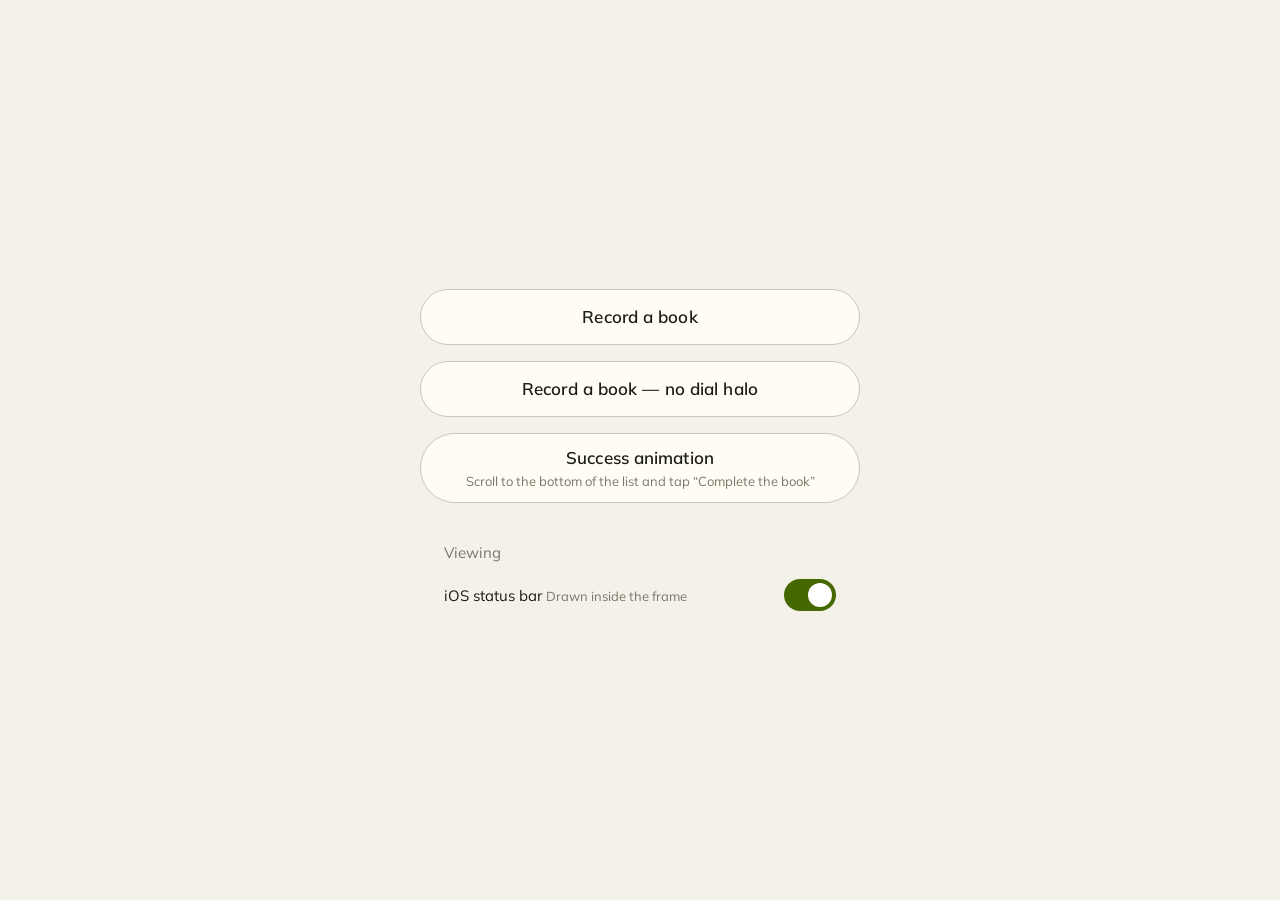
<file: index.html>
<!doctype html>
<html lang="en">
<head>
<meta charset="utf-8">
<meta name="viewport" content="width=device-width, initial-scale=1, viewport-fit=cover">
<title>Pagelark — Prototypes</title>
<link rel="manifest" href="manifest.webmanifest">
<meta name="mobile-web-app-capable" content="yes">
<meta name="apple-mobile-web-app-capable" content="yes">
<meta name="apple-mobile-web-app-status-bar-style" content="default">
<meta name="apple-mobile-web-app-title" content="Pagelark">
<meta name="theme-color" content="#f2ede5">
<link rel="apple-touch-icon" href="assets/app-icon.svg">
<link rel="preconnect" href="https://fonts.googleapis.com">
<link rel="preconnect" href="https://fonts.gstatic.com" crossorigin>
<link rel="stylesheet" href="https://fonts.googleapis.com/css2?family=Mulish:wght@400;600&display=swap">
<link rel="stylesheet" href="tokens.css">
<link rel="stylesheet" href="components.css">
<script src="prefs.js"></script>
<style>
  html, body { margin: 0; padding: 0; }
  body {
    min-height: 100vh;
    display: flex;
    align-items: center;
    justify-content: center;
    padding: 64px 24px;
    background: var(--surface-container);
    font-family: var(--md-ref-typeface-plain), system-ui, sans-serif;
    -webkit-font-smoothing: antialiased;
  }

  .index { width: 100%; max-width: 440px; }

  .index__list { display: flex; flex-direction: column; gap: var(--app-space-16); }

  .index__item {
    display: flex;
    align-items: center;
    justify-content: center;
    height: 56px;
    padding-inline: var(--app-space-24);
    background: var(--surface);
    border: 1px solid var(--outline-variant);
    border-radius: var(--md-sys-shape-corner-full);
    color: var(--on-surface);
    font: 600 17px/24px var(--md-ref-typeface-plain), system-ui, sans-serif;
    letter-spacing: .1px;
    text-align: center;
    text-decoration: none;
    transition: background-color .15s ease, border-color .15s ease, transform .15s ease;
  }
  .index__item:hover {
    background: var(--surface-container-high);
    border-color: var(--outline);
  }
  .index__item:active { transform: scale(.99); }

  /* One entry needs a word of orientation: the button that starts the
     animation sits below the fold of the device's own scroll, so a visitor
     can land there and see nothing happen. Same muted 13px as the Viewing
     notes below, so it reads as guidance rather than as part of the label. */
  .index__item--noted {
    flex-direction: column;
    gap: 2px;
    height: auto;
    min-height: 56px;
    padding-block: var(--app-space-12);
  }
  .index__item-note {
    color: var(--outline);
    font: 400 13px/18px var(--md-ref-typeface-plain), system-ui, sans-serif;
    letter-spacing: 0;
  }

  .index__label {
    margin: var(--app-space-40) 0 var(--app-space-16);
    padding-inline: var(--app-space-24);
    color: var(--outline);
    font: 400 15px/20px var(--md-ref-typeface-plain), system-ui, sans-serif;
  }

  /* Divider · Type=Full width — 1px outline-variant.
     Separates the prototypes from the handoff material below, which is a
     different kind of thing rather than just another entry in the list. */
  .index__divider {
    height: 1px;
    margin: var(--app-space-40) 0 0;
    border: 0;
    background: var(--outline-variant);
  }
  /* the label already carries a 40 top margin; after a rule that is too much */
  .index__divider + .index__label { margin-top: var(--app-space-24); }

  @media (prefers-reduced-motion: reduce) {
    .index__item { transition: none; }
    .index__item:active { transform: none; }
  }

  /* viewing options */
  .index__setting {
    display: flex;
    align-items: center;
    justify-content: space-between;
    gap: var(--app-space-16);
    padding-inline: var(--app-space-24);
  }
  .index__setting-text { color: var(--on-surface); font: 400 15px/20px var(--md-ref-typeface-plain), system-ui, sans-serif; }
  .index__setting-note { margin-top: 2px; color: var(--outline); font: 400 13px/18px var(--md-ref-typeface-plain), system-ui, sans-serif; }

  /* Only worth saying on a phone, and pointless once they have done it */
  .index__tip { display: none; }
  @media (max-width: 440px) {
    body { padding: 32px 20px; }
    .index__tip {
      display: block;
      margin: var(--app-space-40) 0 0;
      padding-inline: var(--app-space-24);
      color: var(--outline);
      font: 400 13px/18px var(--md-ref-typeface-plain), system-ui, sans-serif;
      text-align: center;
    }
  }
  @media (display-mode: standalone) {
    .index__tip { display: none; }
  }
</style>
</head>
<body>

<main class="index">

  <div class="index__list">
    <a class="index__item" href="record-book.html">Record a book</a>
    <a class="index__item" href="record-book-flat.html">Record a book — no dial halo</a>
    <a class="index__item index__item--noted" href="success-animation.html">
      <span>Success animation</span>
      <span class="index__item-note">Scroll to the bottom of the list and tap “Complete the book”</span>
    </a>
  </div>

  <p class="index__label">Viewing</p>

  <div class="index__setting">
    <span>
      <span class="index__setting-text">iOS status bar</span>
      <span class="index__setting-note" id="statusBarNote"></span>
    </span>
    <button class="md-switch" id="statusBarToggle" role="switch" aria-checked="true"
            aria-label="Draw the iOS status bar inside the prototype">
      <img class="md-switch__handle" src="assets/switch-handle.svg" alt="" width="24" height="24">
    </button>
  </div>

  <p class="index__tip">Share → Add to Home Screen to run these without the browser bar.</p>

</main>

<script>
  (function () {
    var toggle = document.getElementById('statusBarToggle');
    var note = document.getElementById('statusBarNote');

    function sync() {
      var on = Prefs.statusBar();
      toggle.setAttribute('aria-checked', String(on));
      note.textContent = on ? 'Drawn inside the frame' : 'Using your device’s own';
    }

    toggle.addEventListener('click', function () {
      Prefs.setStatusBar(!Prefs.statusBar());
      sync();
    });

    sync();
  })();
</script>

</body>
</html>
</file>
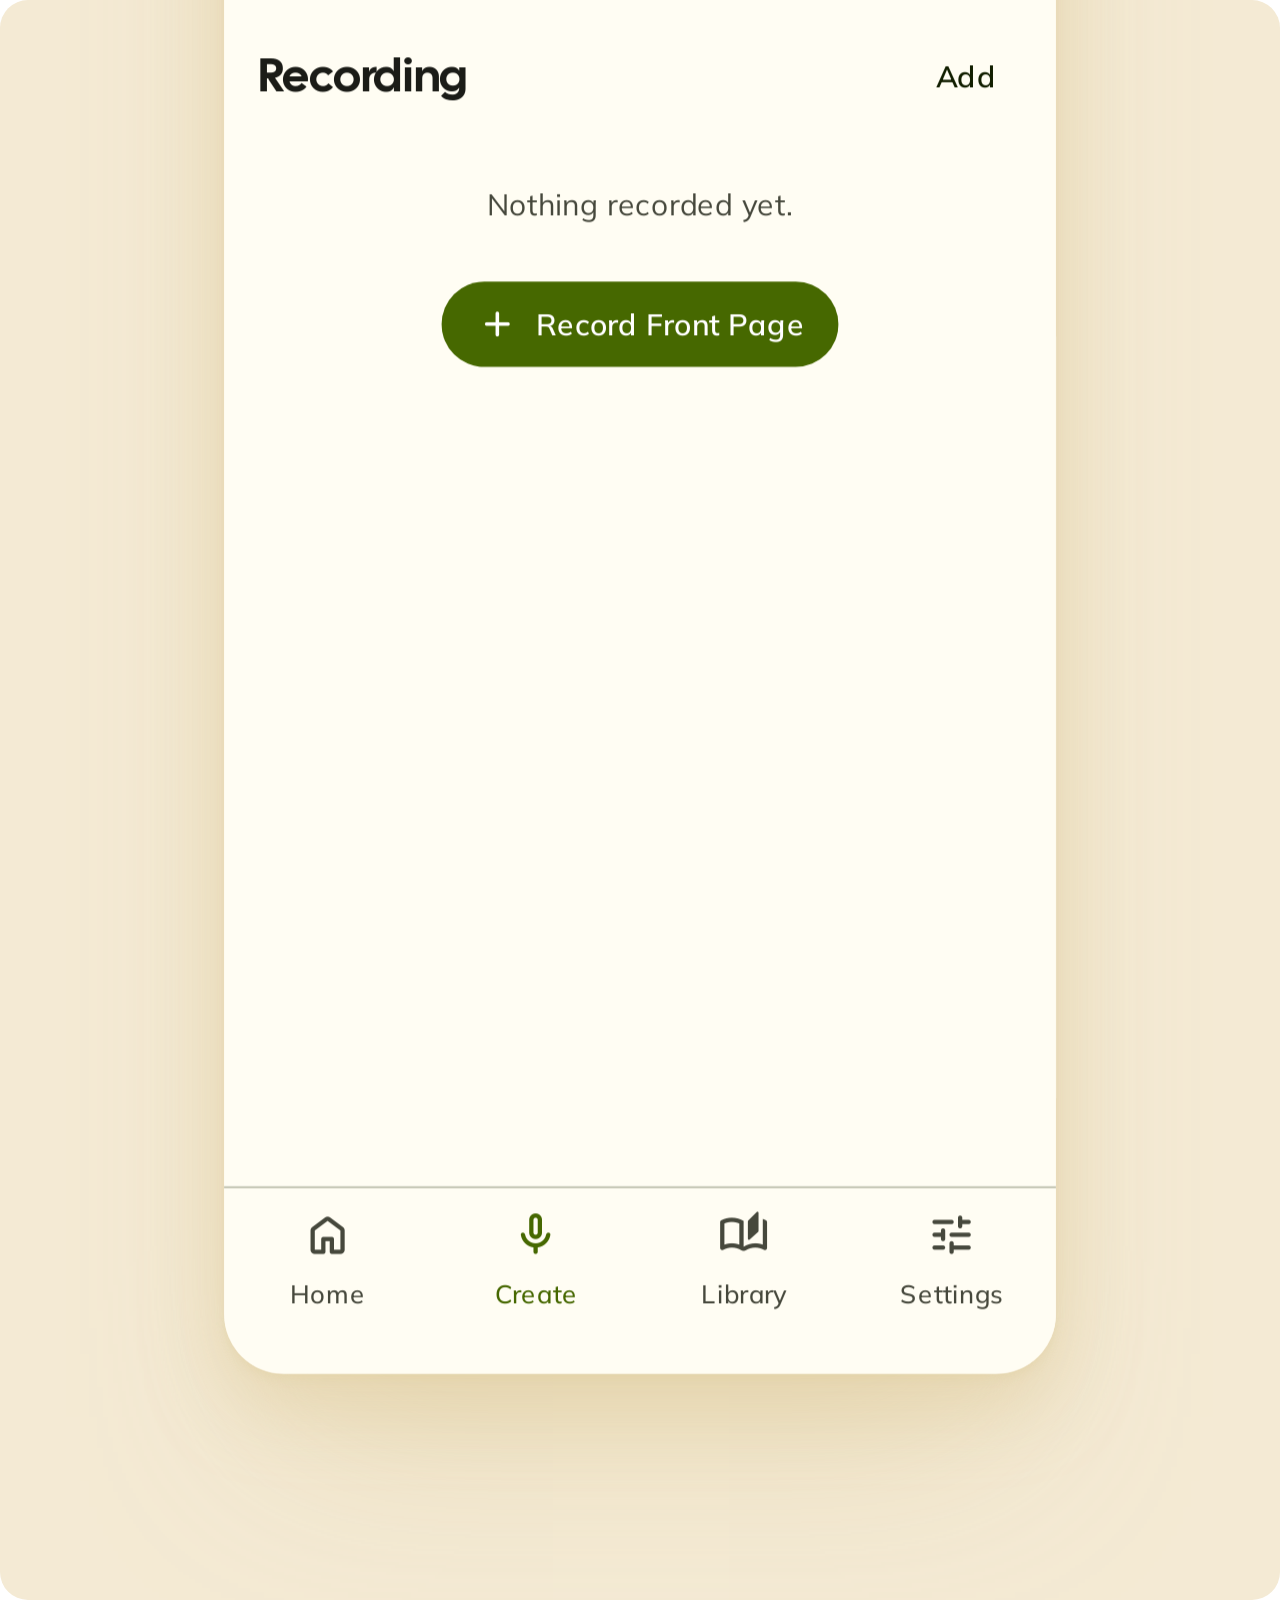
<file: hero-record.html>
<!doctype html>
<html lang="en">
<head>
<meta charset="utf-8">
<meta name="viewport" content="width=device-width, initial-scale=1">
<title>Pagelark — Record a page (hero)</title>

<link rel="preconnect" href="https://fonts.googleapis.com">
<link rel="preconnect" href="https://fonts.gstatic.com" crossorigin>
<link rel="stylesheet" href="https://fonts.googleapis.com/css2?family=Cal+Sans&family=Mulish:wght@400;600&family=Material+Symbols+Rounded:opsz,wght,FILL,GRAD@20..48,400,0,0&display=swap">

<link rel="stylesheet" href="tokens.css">
<link rel="stylesheet" href="hero-record.css">

<!-- Page-level only. hero-record.css styles nothing outside .pl-hero so it
     can drop into a host page without leaking; this reset belongs to this
     preview page, not to the component. -->
<style>
  html, body { margin: 0; padding: 0; background: var(--bg-page); }

  /* ── preview-only shadow tuner ──────────────────────────
     Not part of the component. It lives outside .pl-hero and only appears
     with ?tune on the URL, so the plain page stays clean to screen-record
     and nothing here travels with the hero. */
  /* In flow under the hero, not floating over it: a panel pinned to a
     corner covers the very edge whose shadow you are trying to judge. */
  .pl-tools {
    width: min(420px, calc(100% - 32px));
    margin: 24px auto 40px;
    padding: 16px;
    border-radius: 16px;
    background: #fff;
    border: 1px solid #e4e2da;
    font: 400 13px/1.5 Mulish, system-ui, sans-serif;
    color: #1b1c17;
  }
  .pl-tools[hidden] { display: none; }
  .pl-tools__row { display: flex; align-items: baseline; justify-content: space-between; }
  .pl-tools__name { font-weight: 600; }
  .pl-tools__val { font-variant-numeric: tabular-nums; color: #46483c; }
  .pl-tools input[type="range"] { width: 100%; margin: 10px 0 2px; accent-color: #466800; }
  .pl-tools__scale { display: flex; justify-content: space-between; font-size: 11px; color: #77786a; }
  .pl-tools__css {
    display: block;
    margin-top: 12px;
    padding: 10px;
    border-radius: 8px;
    background: #f3f1e8;
    font: 400 11px/1.6 ui-monospace, SFMono-Regular, Menlo, monospace;
    white-space: pre;
    overflow-x: auto;
    color: #46483c;
  }
  .pl-tools__hint { margin-top: 8px; font-size: 11px; color: #77786a; }
</style>
</head>
<body>

<!-- The hero is one object: a stage that masks everything inside it. Drop it
     into a page at any width; it scales to fit and keeps its 640×680 design.
     Nothing here is a screenshot — the phone is record-book.html running live
     in an iframe, so the chrome, the sheet and every transition are the
     product's own. -->
<div class="pl-hero" role="img"
     aria-label="A phone recording the front page of a book: the Record Front Page button is tapped, an audio tile appears, a sheet slides up, and the recording finishes.">

  <div class="pl-stage" id="plStage">
   <!-- the design-pixel space, scaled as one block so the composition is
        identical at every host width -->
   <div class="pl-scaler" id="plScaler">

    <!-- hero: the real screen, centred, cropped at the top by the stage -->
    <div class="pl-phone" id="plPhone">
      <iframe class="pl-phone__frame" id="plFrame"
              src="record-book.html" title="Pagelark" scrolling="no"
              tabindex="-1" aria-hidden="true"></iframe>
    </div>

    <!-- taps: a ripple at the point of contact, nothing between presses -->
    <span class="pl-tap" id="plTap" aria-hidden="true"></span>

   </div>
  </div>
</div>

<!-- Preview-only shadow tuner. Add ?tune to the URL to show it. -->
<div class="pl-tools" id="plTools" hidden>
  <div class="pl-tools__row">
    <span class="pl-tools__name">Shadow opacity</span>
    <span class="pl-tools__val" id="plShadowVal">100%</span>
  </div>
  <input type="range" id="plShadowRange" min="0" max="150" step="1" value="100"
         aria-label="Shadow opacity">
  <div class="pl-tools__scale"><span>0</span><span>100</span><span>150</span></div>
  <code class="pl-tools__css" id="plShadowCss"></code>
  <p class="pl-tools__hint">All three layers scale together. Paste the above
    over <code>--pl-shadow-hero</code> in hero-record.css to keep it.</p>
</div>

<script src="hero-record.js"></script>

<script>
/* Preview-only. Drives --pl-shadow-strength and prints the resulting
   declaration, so whatever you settle on can go straight into the
   stylesheet as literal values. */
(() => {
  if (!new URLSearchParams(location.search).has('tune')) return;

  const tools = document.getElementById('plTools');
  const range = document.getElementById('plShadowRange');
  const val   = document.getElementById('plShadowVal');
  const out   = document.getElementById('plShadowCss');
  const hero  = document.querySelector('.pl-hero');

  /* the three layers as hero-record.css declares them */
  const LAYERS = [
    { geom: '0 2px 4px',          alpha: 0.385 },
    { geom: '0 14px 34px',        alpha: 0.595 },
    { geom: '0 48px 84px -28px',  alpha: 0.7   }
  ];
  const INK = '224, 207, 162';

  function update() {
    const k = range.value / 100;
    hero.style.setProperty('--pl-shadow-strength', k);
    val.textContent = range.value + '%';
    out.textContent = '--pl-shadow-hero:\n' + LAYERS.map((l) => {
      const a = Math.min(1, +(l.alpha * k).toFixed(3));
      return `  ${l.geom} rgba(${INK}, ${a})`;
    }).join(',\n') + ';';
  }

  range.addEventListener('input', update);
  tools.hidden = false;
  update();
})();
</script>
</body>
</html>
</file>
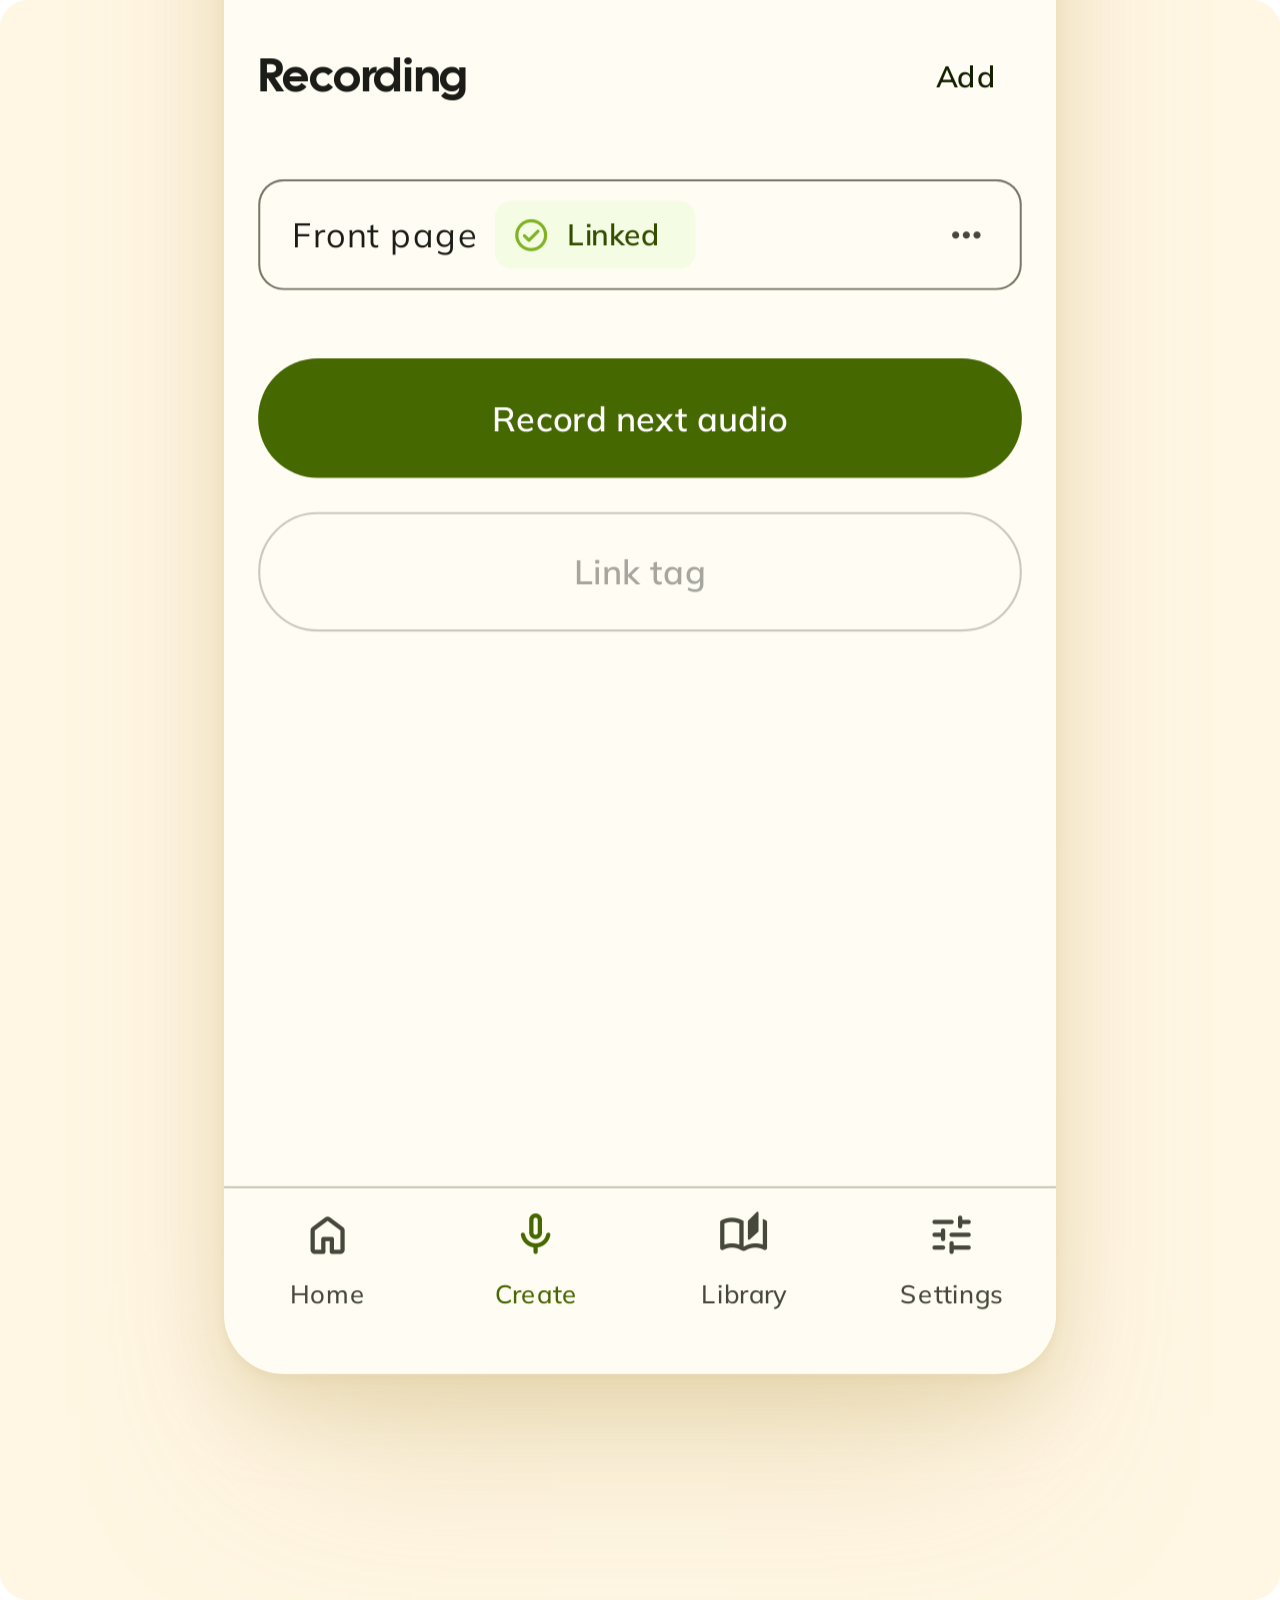
<file: hero-reorder.html>
<!doctype html>
<html lang="en">
<head>
<meta charset="utf-8">
<meta name="viewport" content="width=device-width, initial-scale=1">
<title>Pagelark — Reorder pages (hero)</title>

<link rel="preconnect" href="https://fonts.googleapis.com">
<link rel="preconnect" href="https://fonts.gstatic.com" crossorigin>
<link rel="stylesheet" href="https://fonts.googleapis.com/css2?family=Cal+Sans&family=Mulish:wght@400;600&family=Material+Symbols+Rounded:opsz,wght,FILL,GRAD@20..48,400,0,0&display=swap">

<link rel="stylesheet" href="tokens.css">
<!-- the shared stage system: stage, scaler, phone, shadow, seam, compact -->
<link rel="stylesheet" href="hero-record.css">
<!-- only what differs for this scene -->
<link rel="stylesheet" href="hero-reorder.css">

<style>
  html, body { margin: 0; padding: 0; background: var(--bg-page); }
</style>
</head>
<body>

<!-- Four pages arrive, then the second is picked up and dropped at the
     foot of the list. The phone is record-book.html running live in an
     iframe, so the tiles, their entrance and the whole lift-track-displace-
     drop of the reorder are the product's own. -->
<div class="pl-hero" role="img"
     aria-label="A phone filling with four recorded pages, then the second page is held and dragged to the bottom of the list to reorder it.">

  <div class="pl-stage" id="plStage">
   <div class="pl-scaler" id="plScaler">

    <!-- hero: the real screen, centred, cropped at the top by the stage -->
    <div class="pl-phone" id="plPhone">
      <iframe class="pl-phone__frame" id="plFrame"
              src="record-book.html" title="Pagelark" scrolling="no"
              tabindex="-1" aria-hidden="true"></iframe>
    </div>

    <!-- the hand holding the row through the drag -->
    <span class="pl-grip" id="plGrip" aria-hidden="true"></span>

   </div>
  </div>
</div>

<script src="hero-reorder.js"></script>
</body>
</html>
</file>
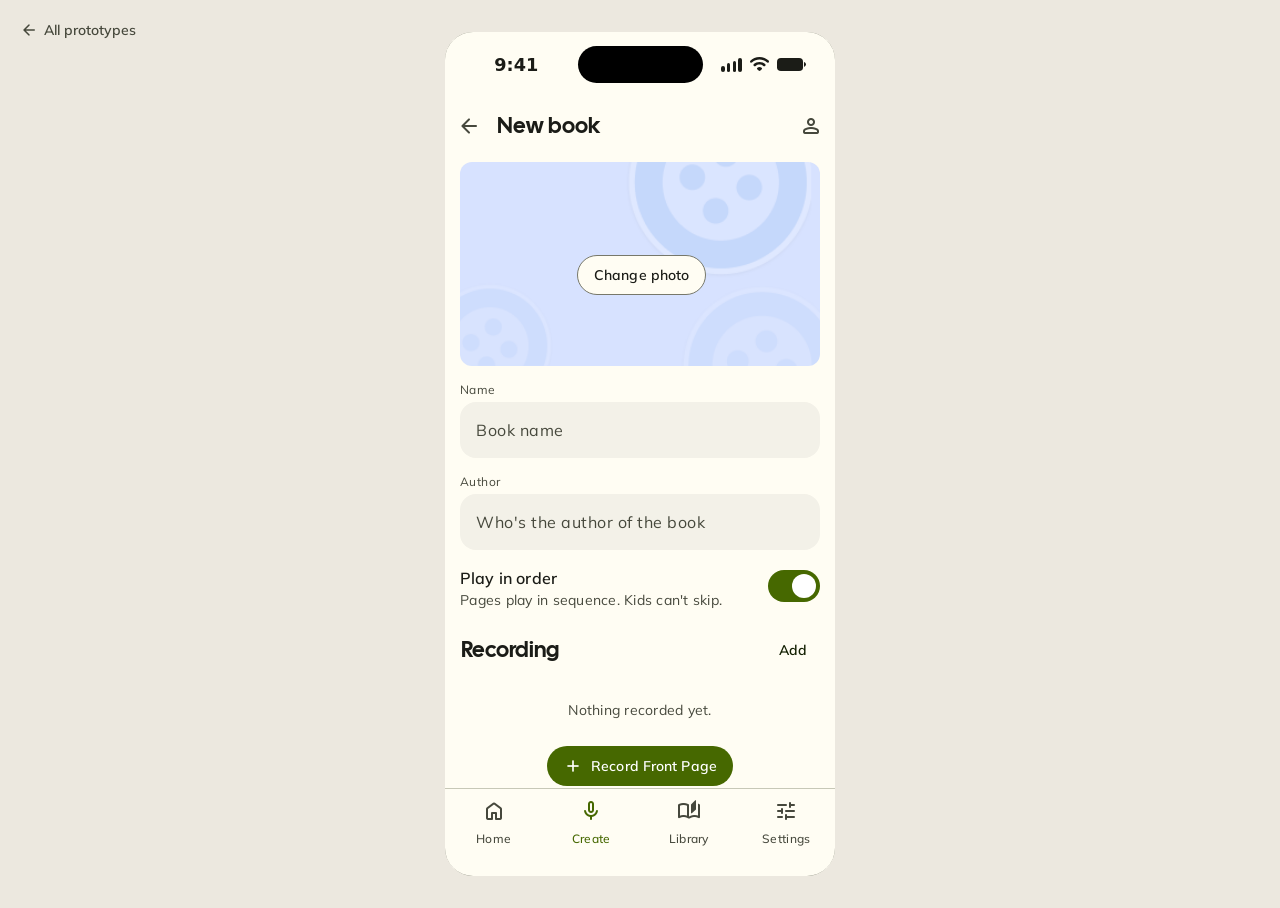
<file: record-book-flat.html>
<!doctype html>
<html lang="en">
<head>
<meta charset="utf-8">
<meta name="viewport" content="width=device-width, initial-scale=1, viewport-fit=cover">
<title>Pagelark — Record a book (no dial halo)</title>
<!-- Add to Home Screen opens this without Safari's chrome, which is the only
     way to lose the address bar on iOS -->
<link rel="manifest" href="manifest.webmanifest">
<meta name="mobile-web-app-capable" content="yes">
<meta name="apple-mobile-web-app-capable" content="yes">
<meta name="apple-mobile-web-app-status-bar-style" content="default">
<meta name="apple-mobile-web-app-title" content="Pagelark">
<meta name="theme-color" content="#fffdf3">
<link rel="apple-touch-icon" href="assets/app-icon.svg">
<link rel="preconnect" href="https://fonts.googleapis.com">
<link rel="preconnect" href="https://fonts.gstatic.com" crossorigin>
<link rel="stylesheet" href="https://fonts.googleapis.com/css2?family=Cal+Sans&family=Mulish:wght@400;600&family=Material+Symbols+Rounded:opsz,wght,FILL,GRAD@20..48,400,0,0&display=swap">
<link rel="stylesheet" href="tokens.css">
<link rel="stylesheet" href="components.css">
<!-- sets data-statusbar on <html> before first paint -->
<script src="prefs.js"></script>
<script src="scroll-fade.js" defer></script>
<style>
  html, body { margin: 0; padding: 0; }
  body {
    min-height: 100vh;
    display: flex;
    align-items: center;
    justify-content: center;
    padding: 32px 16px;
    background: #ece8df;
    font-family: var(--md-ref-typeface-plain), system-ui, sans-serif;
    -webkit-font-smoothing: antialiased;
  }

  /* device shell — the 390×844 frame from Figma */
  .device {
    position: relative;
    flex: none;          /* never let a narrow viewport squeeze the 390 frame */
    width: 390px;
    height: 844px;
    display: flex;
    flex-direction: column;
    overflow: hidden;
    background: var(--surface);
    /* an outline, not a border: a border would take 2px out of the inner
       width and leave the content area at 388 where Figma's frame is a
       true 390 with the stroke inside it */
    outline: 1px solid var(--outline);
    outline-offset: -1px;
    border-radius: var(--md-sys-shape-corner-extra-large);
  }

  /* Status bar — the top sticky layer inside the scroller. The contents frame
     paints above it, so scrolling buries it and coming back up uncovers it
     again; an overscroll drag reveals it progressively on the way. */
  .statusbar {
    position: sticky;
    top: 0;
    /* above .contents-frame (z-index 1): the frame used to paint over both
       bars on scroll and swallow them — that was the lift effect, now gone */
    z-index: 2;
    display: flex;
    align-items: center;
    justify-content: center;
    height: 62px;
    padding-top: 3px;
    background: var(--surface);
    color: var(--on-surface);
  }
  /* iOS 27 status bar, measured from the community file (node 12961:29590).
     SF Pro is the system face here, not a library font — this is OS chrome
     rather than product UI, so it deliberately sits outside the component set. */
  .statusbar__time {
    display: flex;
    flex: 1 0 0;
    min-width: 0;
    height: 13px;
    align-items: center;
    justify-content: center;
    padding-left: 10px;
    font: 590 17.67px/22px -apple-system, "SF Pro Text", "SF Pro", system-ui, sans-serif;
    font-variation-settings: "wdth" 100;
    white-space: nowrap;
  }
  .statusbar__island-slot { display: flex; align-items: flex-start; width: 125px; flex: none; padding-top: .167px; }
  .statusbar__island { flex: 1 0 0; min-width: 0; height: 37px; background: #000; border-radius: 100px; }
  .statusbar__levels { display: flex; flex: 1 0 0; min-width: 0; align-items: center; justify-content: center; gap: 8px; padding-right: 10px; }
  .statusbar__cellular { display: flex; align-items: flex-end; gap: 2.333px; padding-top: 1.333px; }
  .statusbar__cellular i { display: block; width: 3.333px; border-radius: 4px; background: currentColor; }
  .statusbar__cellular i:nth-child(1) { height: 6.333px; }
  .statusbar__cellular i:nth-child(2) { height: 8.67px; }
  .statusbar__cellular i:nth-child(3) { height: 11px; }
  .statusbar__cellular i:nth-child(4) { height: 13.667px; }
  /* masked rather than <img> so the glyphs take the bar's own colour */
  .statusbar__wifi, .statusbar__battery {
    display: block;
    background: currentColor;
    -webkit-mask-repeat: no-repeat; mask-repeat: no-repeat;
    -webkit-mask-size: 100% 100%; mask-size: 100% 100%;
  }
  .statusbar__wifi { width: 19.333px; height: 14.333px; -webkit-mask-image: url(assets/ios/wifi.svg); mask-image: url(assets/ios/wifi.svg); }
  .statusbar__battery { width: 29.333px; height: 13.667px; -webkit-mask-image: url(assets/ios/battery.svg); mask-image: url(assets/ios/battery.svg); }

  /* Scroll area. The app bar sticks to the top; the contents frame no longer
     rides over it — the arch and its travel were removed, and the whole
     screen is one surface colour, so there is no seam left to hide. */
  .screen {
    position: relative;
    z-index: 0;          /* keep the contents frame's z-index local to the scroller */
    flex: 1 0 0;
    min-height: 0;
    overflow-y: auto;
    overflow-x: hidden;
    /* the only scroller in the page — keep its rubber-band to itself rather
       than letting it chain out to the document and flash the backdrop */
    overscroll-behavior: contain;
    -webkit-overflow-scrolling: touch;
  }
  .screen::-webkit-scrollbar { width: 0; }

  /* the nav bar and its overhanging FAB sit above everything that scrolls */
  .device > .md-navbar { position: relative; z-index: 3; }

  /* sticks directly beneath the status bar rather than at 0, so the two stack
     instead of the app bar sliding over the status bar */
  .screen .md-appbar { position: sticky; top: 62px; z-index: 2; }

  /* Scroll port edge. The app bar is opaque, so anything scrolling under it is
     cut off dead straight; a 24px fade carries it out instead. It hangs off
     the bar rather than sitting at a fixed offset, so it follows it wherever
     the status bar and the safe areas put it.

     Only this edge: the nav bar had one too, and it read as the last control
     dissolving rather than as the list running on under the bar.

     It waits for the scroller to move — at rest the cover sits 4px under the
     app bar, and a fade left on there washes out its top edge. scroll-fade.js
     sets the attribute. */
  .screen .md-appbar::after {
    content: "";
    position: absolute;
    left: 0;
    right: 0;
    top: 100%;
    height: 24px;
    opacity: 0;
    transition: opacity .15s linear;
    background: linear-gradient(var(--surface), transparent);
    pointer-events: none;
  }
  :root[data-scrolled] .screen .md-appbar::after { opacity: 1; }

  /* Exactly one screen tall. It used to be 100% + 24px so the arch had travel
     to lift clear of the app bar; with the arch gone that spare height only
     bought a dead scroll nudge, and .screen-tail already provides the room
     the last control needs. */
  .contents-frame {
    position: relative;
    z-index: 1;
    display: flex;
    flex-direction: column;
    min-height: 100%;
  }
  .contents {
    background: var(--surface);
    /* the 4px above the cover is padding, not the cover's margin: a top margin
       on the first child collapses out of .contents and drags the whole frame
       down, opening a gap at the top of the scroller */
    padding: 4px 15px 24px;
    flex: 1;
  }

  /* Trailing room below the content so the last control is never jammed against
     the nav bar and there is always somewhere left to scroll — without it the
     frame ends 24px under the bulk buttons and centring a new tile has nowhere
     to go. 30% of .screen rather than a vh unit or a fixed number: the scroller
     has a definite height in both modes, so this is 30% of the 844 artboard on
     desktop and 30% of the real viewport full screen, with no second rule. */
  .screen-tail {
    height: 30%;
    background: var(--surface);
  }

  /* cover */
  .cover {
    position: relative;
    width: 100%;
    height: 204px;
    border-radius: var(--md-sys-shape-corner-medium);
    overflow: hidden;
  }
  /* Figma layers the cover art 367 wide at x=-3 inside the 360 frame */
  .cover img { width: calc(100% + 7px); height: 204px; margin-left: -3px; object-fit: cover; display: block; }
  /* the outlined button is transparent by default; over a photo it needs an
     opaque fill or the cover reads straight through the label */
  .cover .md-btn { position: absolute; left: 117px; top: 93px; background: var(--surface); }
  /* Once a real cover is in place the button steps back out of the way:
     it is scaffolding for an empty state, not a permanent control.
     .is-custom is set in app.js when the file picker returns. */
  .cover.is-custom .md-btn { opacity: .8; }
  .cover.is-custom .md-btn:hover,
  .cover.is-custom .md-btn:focus-visible { opacity: 1; }

  /* form */
  .form-fields { display: flex; flex-direction: column; gap: var(--app-space-16); margin-top: var(--app-space-16); }
  .seq {
    display: flex;
    align-items: flex-start;
    justify-content: space-between;
    gap: var(--app-space-16);
    /* Figma's row is a fixed 40 (24 title + 16 sub). Body/Medium makes the sub
       20, so the row has to grow rather than clip — 44 at one line. */
    min-height: 40px;
    margin-top: var(--app-space-16);
  }
  .seq__title { color: var(--on-surface); font: 600 16px/24px var(--md-ref-typeface-plain), system-ui, sans-serif; letter-spacing: .15px; }
  .seq__sub   { color: var(--on-surface-variant); font: 400 14px/20px var(--md-ref-typeface-plain), system-ui, sans-serif; letter-spacing: .25px; }
  .seq .md-switch { margin-top: 4px; }

  /* recording block */
  .rec { margin-top: var(--app-space-16); display: flex; flex-direction: column; align-items: center; gap: var(--app-space-12); }
  .rec__header {
    display: flex;
    align-items: center;
    justify-content: space-between;
    width: 358px;
    max-width: 100%;
    height: 48px;
  }
  .rec__title { color: var(--on-surface); font: 400 22px/28px var(--md-ref-typeface-brand), var(--md-ref-typeface-plain), system-ui, sans-serif; }
  .rec__empty { color: var(--on-surface-variant); font: 400 14px/20px var(--md-ref-typeface-plain), system-ui, sans-serif; letter-spacing: .25px; }
  /* the list frame carries 12px of its own vertical padding in Figma,
     so the header-to-first-tile gap reads as 24px */
  .rec__list { display: flex; flex-direction: column; gap: var(--app-space-8); width: 358px; max-width: 100%; padding-block: var(--app-space-12); }
  .rec__bulk { display: flex; flex-direction: column; gap: var(--app-space-16); width: 358px; max-width: 100%; margin-top: var(--app-space-8); }

  /* a tile entering the list — the "dissolve" */
  @keyframes tile-dissolve-in {
    from { opacity: 0; transform: translateY(-6px) scale(.97); filter: blur(3px); }
    to   { opacity: 1; transform: none; filter: none; }
  }
  .sm-tile.is-entering { animation: tile-dissolve-in .42s cubic-bezier(.2, 0, 0, 1) both; }
  .rec__bulk.is-entering { animation: tile-dissolve-in .42s cubic-bezier(.2, 0, 0, 1) both; }

  /* waveform */
  .wave { position: relative; width: 211.969px; height: 29.411px; }
  .wave__bar { position: absolute; border-radius: var(--md-sys-shape-corner-full); background: var(--surface-dim); transition: background-color .12s linear; }
  .wave__bar.is-played { background: var(--primary-compact); }

  /* Halo around the dial while recording. Scoped to data-motion="pulse" so the
     flat build can drop it without touching anything else. */
  @keyframes dial-pulse {
    0%, 100% { box-shadow: 0 1.2px 4.8px 0 rgba(0, 0, 0, .25), 0 0 0 0 rgba(70, 104, 0, .35); }
    50%      { box-shadow: 0 1.2px 4.8px 0 rgba(0, 0, 0, .25), 0 0 0 12px rgba(70, 104, 0, 0); }
  }
  [data-motion="pulse"] .sm-dial.is-live .sm-dial__ring { animation: dial-pulse 1.6s ease-out infinite; }

  @media (prefers-reduced-motion: reduce) {
    .sm-tile.is-entering, .rec__bulk.is-entering { animation: none; }
    [data-motion="pulse"] .sm-dial.is-live .sm-dial__ring { animation: none; }
    .md-sheet, .md-scrim, .sm-tile__player-wrap { transition: none; }
  }

  /* toast */
  .toast {
    position: absolute;
    left: 16px;
    right: 16px;
    bottom: 96px;
    z-index: 8;
    display: flex;
    align-items: center;
    min-height: 48px;
    padding: 14px var(--app-space-16);
    background: var(--inverse-surface);
    color: var(--inverse-on-surface);
    border-radius: var(--md-sys-shape-corner-extra-small);
    box-shadow: var(--elevation-level-2);
    font: 400 14px/20px var(--md-ref-typeface-plain), system-ui, sans-serif;
    letter-spacing: .25px;
    opacity: 0;
    transform: translateY(8px);
    pointer-events: none;
    transition: opacity .2s ease, transform .2s ease;
  }
  .toast.is-open { opacity: 1; transform: none; }

  /* back to the prototype index */
  .back-link {
    position: fixed;
    left: 20px;
    top: 20px;
    display: inline-flex;
    align-items: center;
    gap: 6px;
    color: var(--on-surface-variant);
    font: 600 14px/20px var(--md-ref-typeface-plain), system-ui, sans-serif;
    text-decoration: none;
  }
  .back-link:hover { color: var(--on-surface); }
  .back-link .ms { font-size: 18px; }

  /* ── Full-screen review ───────────────────────────────────────
     On a phone-sized window, or when launched from the home screen,
     drop the device shell and fill the viewport. The drawn status bar
     gives way to the real one, and the two bars grow by the safe-area
     insets so nothing sits under the notch or the home indicator.
     100dvh rather than 100vh so Safari's collapsing toolbar does not
     leave the nav bar hanging below the fold. */
  @media (max-width: 440px), (display-mode: standalone) {
    /* Pin the document to the *visual* viewport and stop it scrolling at all.
       100vh on iOS is the toolbar-hidden height, so a body sized to it is
       taller than what you can actually see — the page then scrolls behind
       the shell and the backdrop bleeds in at the edges. dvh tracks the
       toolbar; overflow hidden means only .screen ever moves. */
    html, body {
      height: 100vh;
      height: 100dvh;
      overflow: hidden;
      overscroll-behavior: none;
    }
    body { min-height: 0; padding: 0; background: var(--surface); }

    .device {
      width: 100%;
      height: 100vh;
      height: 100dvh;
      outline: 0;
      border-radius: 0;
    }

    /* On a phone the frame fills the screen, and launched from the home
       screen there is no browser back either — so this is the only way out.
       Icon-only chip, bottom left, clear of the centred option bar. */
    .back-link {
      left: 16px;
      top: auto;
      bottom: calc(18px + env(safe-area-inset-bottom));   /* over the navigation bar, which is fixed — the list scrolls, so any position over it eventually lands on a drag handle */
      left: 8px;
      z-index: 60;
      width: 44px;
      height: 44px;
      gap: 0;
      justify-content: center;
      border-radius: var(--md-sys-shape-corner-full);
      background: rgba(27, 28, 23, .92);
      color: #fff;
      box-shadow: var(--elevation-level-2);
    }
    .back-link:hover { color: #fff; }
    .back-link .ms { font-size: 22px; }
    .back-link__label { display: none; }
    .statusbar { display: none; }   /* the device has a real one */

    .screen .md-appbar {
      top: 0;
      height: calc(64px + env(safe-area-inset-top));
      padding-top: env(safe-area-inset-top);
    }

    .device > .md-navbar {
      height: calc(88px + env(safe-area-inset-bottom));
      padding-bottom: calc(var(--app-space-24) + env(safe-area-inset-bottom));
    }
  }

  /* An explicit choice from the index overrides the viewport rule above, in
     either direction — status bar on a phone, or off on a desktop for a clean
     screenshot. More specific than the rules it replaces, so it wins without
     !important. Whichever bar is topmost carries the safe-area inset. */
  :root[data-statusbar="off"] .statusbar { display: none; }
  :root[data-statusbar="on"]  .statusbar { display: flex; }
  /* The app bar's sticky offset has to follow the status bar. Sticky pins as
     soon as the natural position is above the threshold, so leaving top at 62
     with no status bar above it shoves the bar 62px down and the contents
     frame then covers it. */
  :root[data-statusbar="off"] .screen .md-appbar { top: 0; }
  :root[data-statusbar="on"]  .screen .md-appbar { top: 62px; }

  @media (max-width: 440px), (display-mode: standalone) {
    :root[data-statusbar="on"] .statusbar {
      height: calc(62px + env(safe-area-inset-top));
      padding-top: env(safe-area-inset-top);
    }
    :root[data-statusbar="on"] .screen .md-appbar {
      top: calc(62px + env(safe-area-inset-top));
      height: 64px;
      padding-top: 0;
    }
    :root[data-statusbar="off"] .screen .md-appbar {
      top: 0;
      height: calc(64px + env(safe-area-inset-top));
      padding-top: env(safe-area-inset-top);
    }
  }
</style>
</head>
<body data-motion="flat">

<a class="back-link" href="index.html" aria-label="Back to all prototypes"><span class="ms">arrow_back</span><span class="back-link__label">All prototypes</span></a>

<div class="device" id="device">

  <!-- scrolling content — status bar and app bar both stick, contents ride over both -->
  <main class="screen" id="screen">

    <!-- status bar -->
    <div class="statusbar">
      <span class="statusbar__time">9:41</span>
      <div class="statusbar__island-slot"><div class="statusbar__island"></div></div>
      <div class="statusbar__levels">
        <span class="statusbar__cellular"><i></i><i></i><i></i><i></i></span>
        <span class="statusbar__wifi"></span>
        <span class="statusbar__battery"></span>
      </div>
    </div>

    <header class="md-appbar">
      <button class="md-iconbtn" aria-label="Back"><span class="ms">arrow_back</span></button>
      <h1 class="md-appbar__title">New book</h1>
      <button class="md-iconbtn" aria-label="Account"><span class="ms">person</span></button>
    </header>

    <div class="contents-frame">
    <div class="contents">

      <!-- cover -->
      <div class="cover">
        <img src="assets/cover-placeholder.png" alt="Book cover" id="coverImg">
        <button class="md-btn md-btn--sm md-btn--outlined" id="changePhotoBtn"
                aria-haspopup="menu" aria-expanded="false">Change photo</button>
      </div>
      <!-- all three menu options land here; "Take a photo" adds capture so a
           phone opens the camera rather than the gallery -->
      <input type="file" id="coverInput" accept="image/*" hidden>

      <!-- name + author -->
      <div class="form-fields">
        <label class="md-field">
          <span class="md-field__label">Name</span>
          <span class="md-field__box">
            <input class="md-field__input" type="text" placeholder="Book name">
          </span>
        </label>
        <label class="md-field">
          <span class="md-field__label">Author</span>
          <span class="md-field__box">
            <input class="md-field__input" type="text" placeholder="Who's the author of the book">
          </span>
        </label>
      </div>

      <!-- play in order -->
      <div class="seq">
        <div>
          <div class="seq__title">Play in order</div>
          <div class="seq__sub" id="seqSub">Pages play in sequence. Kids can't skip.</div>
        </div>
        <button class="md-switch" id="seqSwitch" role="switch" aria-checked="true" aria-label="Play in order">
          <img class="md-switch__handle" src="assets/switch-handle.svg" alt="" width="24" height="24">
        </button>
      </div>

      <!-- recording -->
      <section class="rec">
        <div class="rec__header">
          <span class="rec__title">Recording</span>
          <button class="md-btn md-btn--xs md-btn--text" id="addBtn">Add</button>
        </div>

        <p class="rec__empty" id="emptyNote">Nothing recorded yet.</p>
        <button class="md-btn md-btn--sm md-btn--filled" id="recordFrontBtn">
          <span class="ms">add</span>Record Front Page
        </button>

        <div class="rec__list" id="recList" hidden></div>
        <div class="rec__bulk" id="bulkActions" hidden>
          <button class="md-btn md-btn--md md-btn--filled md-btn--block" id="bulkRecordBtn">Record next audio</button>
          <button class="md-btn md-btn--md md-btn--outlined md-btn--block" id="bulkLinkBtn">Link tag</button>
        </div>
      </section>

    </div>
    </div>
    <div class="screen-tail" aria-hidden="true"></div>
  </main>

  <!-- navigation bar -->
  <nav class="md-navbar">
    <button class="md-nav-item">
      <span class="md-nav-item__indicator"><span class="ms">home</span></span>
      <span class="md-nav-item__label">Home</span>
    </button>
    <button class="md-nav-item" id="fabCreate" aria-current="page">
      <span class="md-nav-item__indicator"><span class="ms">mic</span></span>
      <span class="md-nav-item__label">Create</span>
    </button>
    <button class="md-nav-item">
      <span class="md-nav-item__indicator"><span class="ms">auto_stories</span></span>
      <span class="md-nav-item__label">Library</span>
    </button>
    <button class="md-nav-item">
      <span class="md-nav-item__indicator"><span class="ms">tune</span></span>
      <span class="md-nav-item__label">Settings</span>
    </button>
  </nav>

  <!-- scrim + recording sheet -->
  <div class="md-scrim" id="scrim"></div>

  <section class="md-sheet" id="sheet" role="dialog" aria-modal="true" aria-labelledby="sheetTitle">
    <img class="md-sheet__cap" src="assets/sheet-curve.svg" alt="" width="390" height="16">
    <div class="md-sheet__body">
      <div class="md-sheet__bar">
        <span class="md-iconbtn" aria-hidden="true"></span>
        <span class="md-sheet__title" id="sheetTitle">Front page</span>
        <button class="md-iconbtn" id="sheetClose" aria-label="Close"><span class="ms">close</span></button>
      </div>

      <div class="md-sheet__slot">
        <div class="sheet-visual">
          <div class="sheet-visual__stage" id="sheetStage" hidden>
            <div class="wave" id="sheetWave"></div>
          </div>
          <span class="sheet-visual__hint" id="sheetHint">Tap to start</span>
          <span class="sheet-visual__caption" id="sheetTimer" hidden>00:00 / 20:00</span>
        </div>

        <div class="sheet-transport">
          <button class="md-iconbtn" id="sheetUndo" aria-label="Record again"><span class="ms">undo</span></button>
          <button class="sm-dial" id="dial" aria-label="Start recording">
            <span class="sm-dial__ring">
              <span class="sm-dial__inner" id="dialInner"><span class="ms" id="dialIcon">mic</span></span>
            </span>
          </button>
          <span class="md-iconbtn" aria-hidden="true"></span>
        </div>

        <div class="sheet-actions" id="sheetActions" hidden>
          <button class="md-btn md-btn--md md-btn--filled md-btn--block" id="recordNextBtn">Record next audio</button>
          <button class="md-btn md-btn--md md-btn--outlined md-btn--block" id="linkStickerBtn">Link to a tag</button>
        </div>
      </div>
    </div>
  </section>

  <!-- tile overflow menu -->
  <div class="md-menu" id="tileMenu" hidden></div>

  <div class="toast" id="toast"></div>
</div>

<script src="app.js"></script>
</body>
</html>
</file>
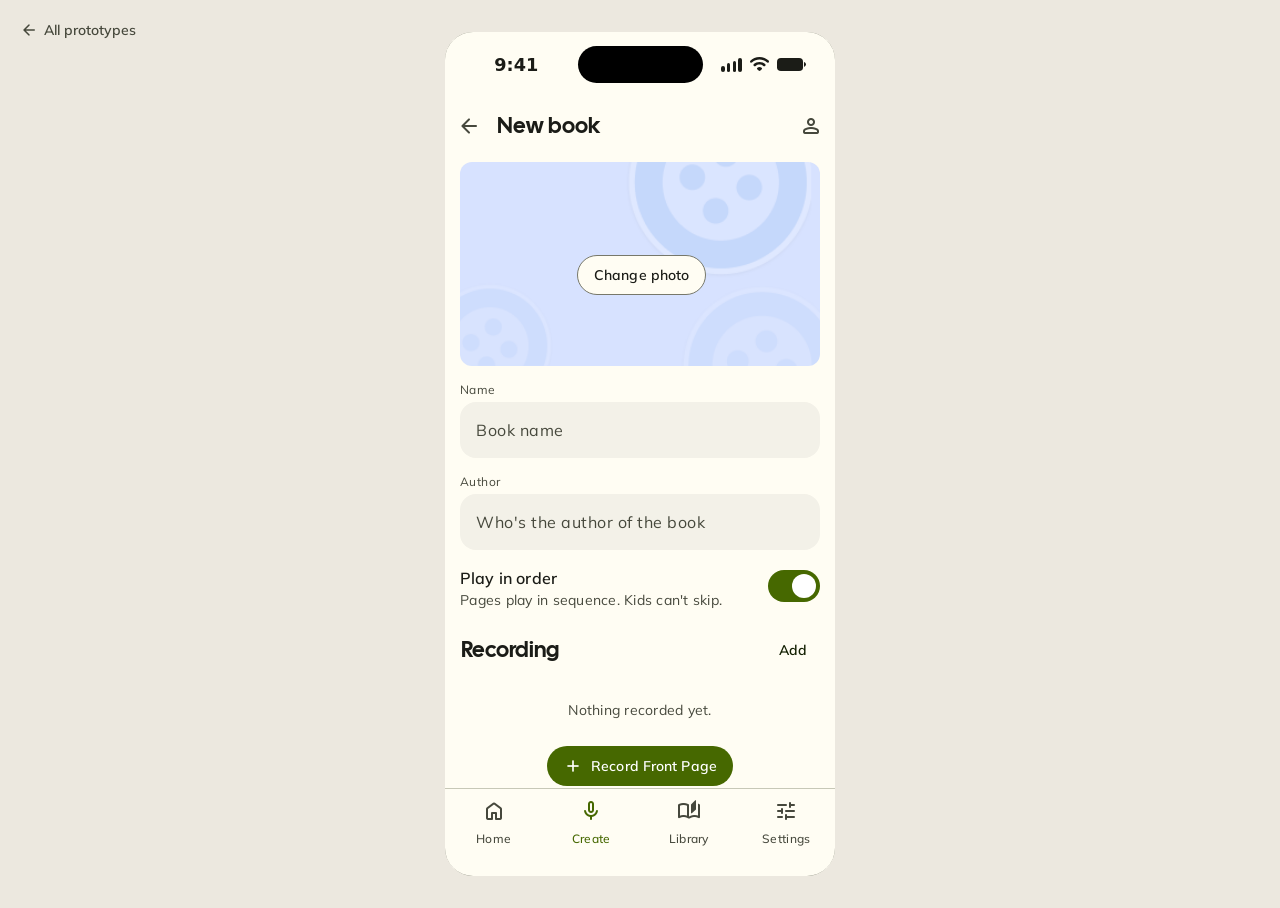
<file: record-book.html>
<!doctype html>
<html lang="en">
<head>
<meta charset="utf-8">
<meta name="viewport" content="width=device-width, initial-scale=1, viewport-fit=cover">
<title>Pagelark — Record a book</title>
<!-- Add to Home Screen opens this without Safari's chrome, which is the only
     way to lose the address bar on iOS -->
<link rel="manifest" href="manifest.webmanifest">
<meta name="mobile-web-app-capable" content="yes">
<meta name="apple-mobile-web-app-capable" content="yes">
<meta name="apple-mobile-web-app-status-bar-style" content="default">
<meta name="apple-mobile-web-app-title" content="Pagelark">
<meta name="theme-color" content="#fffdf3">
<link rel="apple-touch-icon" href="assets/app-icon.svg">
<link rel="preconnect" href="https://fonts.googleapis.com">
<link rel="preconnect" href="https://fonts.gstatic.com" crossorigin>
<link rel="stylesheet" href="https://fonts.googleapis.com/css2?family=Cal+Sans&family=Mulish:wght@400;600&family=Material+Symbols+Rounded:opsz,wght,FILL,GRAD@20..48,400,0,0&display=swap">
<link rel="stylesheet" href="tokens.css">
<link rel="stylesheet" href="components.css">
<!-- sets data-statusbar on <html> before first paint -->
<script src="prefs.js"></script>
<script src="scroll-fade.js" defer></script>
<style>
  html, body { margin: 0; padding: 0; }
  body {
    min-height: 100vh;
    display: flex;
    align-items: center;
    justify-content: center;
    padding: 32px 16px;
    background: #ece8df;
    font-family: var(--md-ref-typeface-plain), system-ui, sans-serif;
    -webkit-font-smoothing: antialiased;
  }

  /* device shell — the 390×844 frame from Figma */
  .device {
    position: relative;
    flex: none;          /* never let a narrow viewport squeeze the 390 frame */
    width: 390px;
    height: 844px;
    display: flex;
    flex-direction: column;
    overflow: hidden;
    background: var(--surface);
    /* an outline, not a border: a border would take 2px out of the inner
       width and leave the content area at 388 where Figma's frame is a
       true 390 with the stroke inside it */
    outline: 1px solid var(--outline);
    outline-offset: -1px;
    border-radius: var(--md-sys-shape-corner-extra-large);
  }

  /* Status bar — the top sticky layer inside the scroller. The contents frame
     paints above it, so scrolling buries it and coming back up uncovers it
     again; an overscroll drag reveals it progressively on the way. */
  .statusbar {
    position: sticky;
    top: 0;
    /* above .contents-frame (z-index 1): the frame used to paint over both
       bars on scroll and swallow them — that was the lift effect, now gone */
    z-index: 2;
    display: flex;
    align-items: center;
    justify-content: center;
    height: 62px;
    padding-top: 3px;
    background: var(--surface);
    color: var(--on-surface);
  }
  /* iOS 27 status bar, measured from the community file (node 12961:29590).
     SF Pro is the system face here, not a library font — this is OS chrome
     rather than product UI, so it deliberately sits outside the component set. */
  .statusbar__time {
    display: flex;
    flex: 1 0 0;
    min-width: 0;
    height: 13px;
    align-items: center;
    justify-content: center;
    padding-left: 10px;
    font: 590 17.67px/22px -apple-system, "SF Pro Text", "SF Pro", system-ui, sans-serif;
    font-variation-settings: "wdth" 100;
    white-space: nowrap;
  }
  .statusbar__island-slot { display: flex; align-items: flex-start; width: 125px; flex: none; padding-top: .167px; }
  .statusbar__island { flex: 1 0 0; min-width: 0; height: 37px; background: #000; border-radius: 100px; }
  .statusbar__levels { display: flex; flex: 1 0 0; min-width: 0; align-items: center; justify-content: center; gap: 8px; padding-right: 10px; }
  .statusbar__cellular { display: flex; align-items: flex-end; gap: 2.333px; padding-top: 1.333px; }
  .statusbar__cellular i { display: block; width: 3.333px; border-radius: 4px; background: currentColor; }
  .statusbar__cellular i:nth-child(1) { height: 6.333px; }
  .statusbar__cellular i:nth-child(2) { height: 8.67px; }
  .statusbar__cellular i:nth-child(3) { height: 11px; }
  .statusbar__cellular i:nth-child(4) { height: 13.667px; }
  /* masked rather than <img> so the glyphs take the bar's own colour */
  .statusbar__wifi, .statusbar__battery {
    display: block;
    background: currentColor;
    -webkit-mask-repeat: no-repeat; mask-repeat: no-repeat;
    -webkit-mask-size: 100% 100%; mask-size: 100% 100%;
  }
  .statusbar__wifi { width: 19.333px; height: 14.333px; -webkit-mask-image: url(assets/ios/wifi.svg); mask-image: url(assets/ios/wifi.svg); }
  .statusbar__battery { width: 29.333px; height: 13.667px; -webkit-mask-image: url(assets/ios/battery.svg); mask-image: url(assets/ios/battery.svg); }

  /* Scroll area. The app bar sticks to the top; the contents frame no longer
     rides over it — the arch and its travel were removed, and the whole
     screen is one surface colour, so there is no seam left to hide. */
  .screen {
    position: relative;
    z-index: 0;          /* keep the contents frame's z-index local to the scroller */
    flex: 1 0 0;
    min-height: 0;
    overflow-y: auto;
    overflow-x: hidden;
    /* the only scroller in the page — keep its rubber-band to itself rather
       than letting it chain out to the document and flash the backdrop */
    overscroll-behavior: contain;
    -webkit-overflow-scrolling: touch;
  }
  .screen::-webkit-scrollbar { width: 0; }

  /* the nav bar and its overhanging FAB sit above everything that scrolls */
  .device > .md-navbar { position: relative; z-index: 3; }

  /* sticks directly beneath the status bar rather than at 0, so the two stack
     instead of the app bar sliding over the status bar */
  .screen .md-appbar { position: sticky; top: 62px; z-index: 2; }

  /* Scroll port edge. The app bar is opaque, so anything scrolling under it is
     cut off dead straight; a 24px fade carries it out instead. It hangs off
     the bar rather than sitting at a fixed offset, so it follows it wherever
     the status bar and the safe areas put it.

     Only this edge: the nav bar had one too, and it read as the last control
     dissolving rather than as the list running on under the bar.

     It waits for the scroller to move — at rest the cover sits 4px under the
     app bar, and a fade left on there washes out its top edge. scroll-fade.js
     sets the attribute. */
  .screen .md-appbar::after {
    content: "";
    position: absolute;
    left: 0;
    right: 0;
    top: 100%;
    height: 24px;
    opacity: 0;
    transition: opacity .15s linear;
    background: linear-gradient(var(--surface), transparent);
    pointer-events: none;
  }
  :root[data-scrolled] .screen .md-appbar::after { opacity: 1; }

  /* Exactly one screen tall. It used to be 100% + 24px so the arch had travel
     to lift clear of the app bar; with the arch gone that spare height only
     bought a dead scroll nudge, and .screen-tail already provides the room
     the last control needs. */
  .contents-frame {
    position: relative;
    z-index: 1;
    display: flex;
    flex-direction: column;
    min-height: 100%;
  }
  .contents {
    background: var(--surface);
    /* the 4px above the cover is padding, not the cover's margin: a top margin
       on the first child collapses out of .contents and drags the whole frame
       down, opening a gap at the top of the scroller */
    padding: 4px 15px 24px;
    flex: 1;
  }

  /* Trailing room below the content so the last control is never jammed against
     the nav bar and there is always somewhere left to scroll — without it the
     frame ends 24px under the bulk buttons and centring a new tile has nowhere
     to go. 30% of .screen rather than a vh unit or a fixed number: the scroller
     has a definite height in both modes, so this is 30% of the 844 artboard on
     desktop and 30% of the real viewport full screen, with no second rule. */
  .screen-tail {
    height: 30%;
    background: var(--surface);
  }

  /* cover */
  .cover {
    position: relative;
    width: 100%;
    height: 204px;
    border-radius: var(--md-sys-shape-corner-medium);
    overflow: hidden;
  }
  /* Figma layers the cover art 367 wide at x=-3 inside the 360 frame */
  .cover img { width: calc(100% + 7px); height: 204px; margin-left: -3px; object-fit: cover; display: block; }
  /* the outlined button is transparent by default; over a photo it needs an
     opaque fill or the cover reads straight through the label */
  .cover .md-btn { position: absolute; left: 117px; top: 93px; background: var(--surface); }
  /* Once a real cover is in place the button steps back out of the way:
     it is scaffolding for an empty state, not a permanent control.
     .is-custom is set in app.js when the file picker returns. */
  .cover.is-custom .md-btn { opacity: .8; }
  .cover.is-custom .md-btn:hover,
  .cover.is-custom .md-btn:focus-visible { opacity: 1; }

  /* form */
  .form-fields { display: flex; flex-direction: column; gap: var(--app-space-16); margin-top: var(--app-space-16); }
  .seq {
    display: flex;
    align-items: flex-start;
    justify-content: space-between;
    gap: var(--app-space-16);
    /* Figma's row is a fixed 40 (24 title + 16 sub). Body/Medium makes the sub
       20, so the row has to grow rather than clip — 44 at one line. */
    min-height: 40px;
    margin-top: var(--app-space-16);
  }
  .seq__title { color: var(--on-surface); font: 600 16px/24px var(--md-ref-typeface-plain), system-ui, sans-serif; letter-spacing: .15px; }
  .seq__sub   { color: var(--on-surface-variant); font: 400 14px/20px var(--md-ref-typeface-plain), system-ui, sans-serif; letter-spacing: .25px; }
  .seq .md-switch { margin-top: 4px; }

  /* recording block */
  .rec { margin-top: var(--app-space-16); display: flex; flex-direction: column; align-items: center; gap: var(--app-space-12); }
  .rec__header {
    display: flex;
    align-items: center;
    justify-content: space-between;
    width: 358px;
    max-width: 100%;
    height: 48px;
  }
  .rec__title { color: var(--on-surface); font: 400 22px/28px var(--md-ref-typeface-brand), var(--md-ref-typeface-plain), system-ui, sans-serif; }
  .rec__empty { color: var(--on-surface-variant); font: 400 14px/20px var(--md-ref-typeface-plain), system-ui, sans-serif; letter-spacing: .25px; }
  /* the list frame carries 12px of its own vertical padding in Figma,
     so the header-to-first-tile gap reads as 24px */
  .rec__list { display: flex; flex-direction: column; gap: var(--app-space-8); width: 358px; max-width: 100%; padding-block: var(--app-space-12); }
  .rec__bulk { display: flex; flex-direction: column; gap: var(--app-space-16); width: 358px; max-width: 100%; margin-top: var(--app-space-8); }

  /* a tile entering the list — the "dissolve" */
  @keyframes tile-dissolve-in {
    from { opacity: 0; transform: translateY(-6px) scale(.97); filter: blur(3px); }
    to   { opacity: 1; transform: none; filter: none; }
  }
  .sm-tile.is-entering { animation: tile-dissolve-in .42s cubic-bezier(.2, 0, 0, 1) both; }
  .rec__bulk.is-entering { animation: tile-dissolve-in .42s cubic-bezier(.2, 0, 0, 1) both; }

  /* waveform */
  .wave { position: relative; width: 211.969px; height: 29.411px; }
  .wave__bar { position: absolute; border-radius: var(--md-sys-shape-corner-full); background: var(--surface-dim); transition: background-color .12s linear; }
  .wave__bar.is-played { background: var(--primary-compact); }

  /* Halo around the dial while recording. Scoped to data-motion="pulse" so the
     flat build can drop it without touching anything else. */
  @keyframes dial-pulse {
    0%, 100% { box-shadow: 0 1.2px 4.8px 0 rgba(0, 0, 0, .25), 0 0 0 0 rgba(70, 104, 0, .35); }
    50%      { box-shadow: 0 1.2px 4.8px 0 rgba(0, 0, 0, .25), 0 0 0 12px rgba(70, 104, 0, 0); }
  }
  [data-motion="pulse"] .sm-dial.is-live .sm-dial__ring { animation: dial-pulse 1.6s ease-out infinite; }

  @media (prefers-reduced-motion: reduce) {
    .sm-tile.is-entering, .rec__bulk.is-entering { animation: none; }
    [data-motion="pulse"] .sm-dial.is-live .sm-dial__ring { animation: none; }
    .md-sheet, .md-scrim, .sm-tile__player-wrap { transition: none; }
  }

  /* toast */
  .toast {
    position: absolute;
    left: 16px;
    right: 16px;
    bottom: 96px;
    z-index: 8;
    display: flex;
    align-items: center;
    min-height: 48px;
    padding: 14px var(--app-space-16);
    background: var(--inverse-surface);
    color: var(--inverse-on-surface);
    border-radius: var(--md-sys-shape-corner-extra-small);
    box-shadow: var(--elevation-level-2);
    font: 400 14px/20px var(--md-ref-typeface-plain), system-ui, sans-serif;
    letter-spacing: .25px;
    opacity: 0;
    transform: translateY(8px);
    pointer-events: none;
    transition: opacity .2s ease, transform .2s ease;
  }
  .toast.is-open { opacity: 1; transform: none; }

  /* back to the prototype index */
  .back-link {
    position: fixed;
    left: 20px;
    top: 20px;
    display: inline-flex;
    align-items: center;
    gap: 6px;
    color: var(--on-surface-variant);
    font: 600 14px/20px var(--md-ref-typeface-plain), system-ui, sans-serif;
    text-decoration: none;
  }
  .back-link:hover { color: var(--on-surface); }
  .back-link .ms { font-size: 18px; }

  /* ── Full-screen review ───────────────────────────────────────
     On a phone-sized window, or when launched from the home screen,
     drop the device shell and fill the viewport. The drawn status bar
     gives way to the real one, and the two bars grow by the safe-area
     insets so nothing sits under the notch or the home indicator.
     100dvh rather than 100vh so Safari's collapsing toolbar does not
     leave the nav bar hanging below the fold. */
  @media (max-width: 440px), (display-mode: standalone) {
    /* Pin the document to the *visual* viewport and stop it scrolling at all.
       100vh on iOS is the toolbar-hidden height, so a body sized to it is
       taller than what you can actually see — the page then scrolls behind
       the shell and the backdrop bleeds in at the edges. dvh tracks the
       toolbar; overflow hidden means only .screen ever moves. */
    html, body {
      height: 100vh;
      height: 100dvh;
      overflow: hidden;
      overscroll-behavior: none;
    }
    body { min-height: 0; padding: 0; background: var(--surface); }

    .device {
      width: 100%;
      height: 100vh;
      height: 100dvh;
      outline: 0;
      border-radius: 0;
    }

    /* On a phone the frame fills the screen, and launched from the home
       screen there is no browser back either — so this is the only way out.
       Icon-only chip, bottom left, clear of the centred option bar. */
    .back-link {
      left: 16px;
      top: auto;
      bottom: calc(18px + env(safe-area-inset-bottom));   /* over the navigation bar, which is fixed — the list scrolls, so any position over it eventually lands on a drag handle */
      left: 8px;
      z-index: 60;
      width: 44px;
      height: 44px;
      gap: 0;
      justify-content: center;
      border-radius: var(--md-sys-shape-corner-full);
      background: rgba(27, 28, 23, .92);
      color: #fff;
      box-shadow: var(--elevation-level-2);
    }
    .back-link:hover { color: #fff; }
    .back-link .ms { font-size: 22px; }
    .back-link__label { display: none; }
    .statusbar { display: none; }   /* the device has a real one */

    .screen .md-appbar {
      top: 0;
      height: calc(64px + env(safe-area-inset-top));
      padding-top: env(safe-area-inset-top);
    }

    .device > .md-navbar {
      height: calc(88px + env(safe-area-inset-bottom));
      padding-bottom: calc(var(--app-space-24) + env(safe-area-inset-bottom));
    }
  }

  /* An explicit choice from the index overrides the viewport rule above, in
     either direction — status bar on a phone, or off on a desktop for a clean
     screenshot. More specific than the rules it replaces, so it wins without
     !important. Whichever bar is topmost carries the safe-area inset. */
  :root[data-statusbar="off"] .statusbar { display: none; }
  :root[data-statusbar="on"]  .statusbar { display: flex; }
  /* The app bar's sticky offset has to follow the status bar. Sticky pins as
     soon as the natural position is above the threshold, so leaving top at 62
     with no status bar above it shoves the bar 62px down and the contents
     frame then covers it. */
  :root[data-statusbar="off"] .screen .md-appbar { top: 0; }
  :root[data-statusbar="on"]  .screen .md-appbar { top: 62px; }

  @media (max-width: 440px), (display-mode: standalone) {
    :root[data-statusbar="on"] .statusbar {
      height: calc(62px + env(safe-area-inset-top));
      padding-top: env(safe-area-inset-top);
    }
    :root[data-statusbar="on"] .screen .md-appbar {
      top: calc(62px + env(safe-area-inset-top));
      height: 64px;
      padding-top: 0;
    }
    :root[data-statusbar="off"] .screen .md-appbar {
      top: 0;
      height: calc(64px + env(safe-area-inset-top));
      padding-top: env(safe-area-inset-top);
    }
  }
</style>
</head>
<body data-motion="pulse">

<a class="back-link" href="index.html" aria-label="Back to all prototypes"><span class="ms">arrow_back</span><span class="back-link__label">All prototypes</span></a>

<div class="device" id="device">

  <!-- scrolling content — status bar and app bar both stick, contents ride over both -->
  <main class="screen" id="screen">

    <!-- status bar -->
    <div class="statusbar">
      <span class="statusbar__time">9:41</span>
      <div class="statusbar__island-slot"><div class="statusbar__island"></div></div>
      <div class="statusbar__levels">
        <span class="statusbar__cellular"><i></i><i></i><i></i><i></i></span>
        <span class="statusbar__wifi"></span>
        <span class="statusbar__battery"></span>
      </div>
    </div>

    <header class="md-appbar">
      <button class="md-iconbtn" aria-label="Back"><span class="ms">arrow_back</span></button>
      <h1 class="md-appbar__title">New book</h1>
      <button class="md-iconbtn" aria-label="Account"><span class="ms">person</span></button>
    </header>

    <div class="contents-frame">
    <div class="contents">

      <!-- cover -->
      <div class="cover">
        <img src="assets/cover-placeholder.png" alt="Book cover" id="coverImg">
        <button class="md-btn md-btn--sm md-btn--outlined" id="changePhotoBtn"
                aria-haspopup="menu" aria-expanded="false">Change photo</button>
      </div>
      <!-- all three menu options land here; "Take a photo" adds capture so a
           phone opens the camera rather than the gallery -->
      <input type="file" id="coverInput" accept="image/*" hidden>

      <!-- name + author -->
      <div class="form-fields">
        <label class="md-field">
          <span class="md-field__label">Name</span>
          <span class="md-field__box">
            <input class="md-field__input" type="text" placeholder="Book name">
          </span>
        </label>
        <label class="md-field">
          <span class="md-field__label">Author</span>
          <span class="md-field__box">
            <input class="md-field__input" type="text" placeholder="Who's the author of the book">
          </span>
        </label>
      </div>

      <!-- play in order -->
      <div class="seq">
        <div>
          <div class="seq__title">Play in order</div>
          <div class="seq__sub" id="seqSub">Pages play in sequence. Kids can't skip.</div>
        </div>
        <button class="md-switch" id="seqSwitch" role="switch" aria-checked="true" aria-label="Play in order">
          <img class="md-switch__handle" src="assets/switch-handle.svg" alt="" width="24" height="24">
        </button>
      </div>

      <!-- recording -->
      <section class="rec">
        <div class="rec__header">
          <span class="rec__title">Recording</span>
          <button class="md-btn md-btn--xs md-btn--text" id="addBtn">Add</button>
        </div>

        <p class="rec__empty" id="emptyNote">Nothing recorded yet.</p>
        <button class="md-btn md-btn--sm md-btn--filled" id="recordFrontBtn">
          <span class="ms">add</span>Record Front Page
        </button>

        <div class="rec__list" id="recList" hidden></div>
        <div class="rec__bulk" id="bulkActions" hidden>
          <button class="md-btn md-btn--md md-btn--filled md-btn--block" id="bulkRecordBtn">Record next audio</button>
          <button class="md-btn md-btn--md md-btn--outlined md-btn--block" id="bulkLinkBtn">Link tag</button>
        </div>
      </section>

    </div>
    </div>
    <div class="screen-tail" aria-hidden="true"></div>
  </main>

  <!-- navigation bar -->
  <nav class="md-navbar">
    <button class="md-nav-item">
      <span class="md-nav-item__indicator"><span class="ms">home</span></span>
      <span class="md-nav-item__label">Home</span>
    </button>
    <button class="md-nav-item" id="fabCreate" aria-current="page">
      <span class="md-nav-item__indicator"><span class="ms">mic</span></span>
      <span class="md-nav-item__label">Create</span>
    </button>
    <button class="md-nav-item">
      <span class="md-nav-item__indicator"><span class="ms">auto_stories</span></span>
      <span class="md-nav-item__label">Library</span>
    </button>
    <button class="md-nav-item">
      <span class="md-nav-item__indicator"><span class="ms">tune</span></span>
      <span class="md-nav-item__label">Settings</span>
    </button>
  </nav>

  <!-- scrim + recording sheet -->
  <div class="md-scrim" id="scrim"></div>

  <section class="md-sheet" id="sheet" role="dialog" aria-modal="true" aria-labelledby="sheetTitle">
    <img class="md-sheet__cap" src="assets/sheet-curve.svg" alt="" width="390" height="16">
    <div class="md-sheet__body">
      <div class="md-sheet__bar">
        <span class="md-iconbtn" aria-hidden="true"></span>
        <span class="md-sheet__title" id="sheetTitle">Front page</span>
        <button class="md-iconbtn" id="sheetClose" aria-label="Close"><span class="ms">close</span></button>
      </div>

      <div class="md-sheet__slot">
        <div class="sheet-visual">
          <div class="sheet-visual__stage" id="sheetStage" hidden>
            <div class="wave" id="sheetWave"></div>
          </div>
          <span class="sheet-visual__hint" id="sheetHint">Tap to start</span>
          <span class="sheet-visual__caption" id="sheetTimer" hidden>00:00 / 20:00</span>
        </div>

        <div class="sheet-transport">
          <button class="md-iconbtn" id="sheetUndo" aria-label="Record again"><span class="ms">undo</span></button>
          <button class="sm-dial" id="dial" aria-label="Start recording">
            <span class="sm-dial__ring">
              <span class="sm-dial__inner" id="dialInner"><span class="ms" id="dialIcon">mic</span></span>
            </span>
          </button>
          <span class="md-iconbtn" aria-hidden="true"></span>
        </div>

        <div class="sheet-actions" id="sheetActions" hidden>
          <button class="md-btn md-btn--md md-btn--filled md-btn--block" id="recordNextBtn">Record next audio</button>
          <button class="md-btn md-btn--md md-btn--outlined md-btn--block" id="linkStickerBtn">Link to a tag</button>
        </div>
      </div>
    </div>
  </section>

  <!-- tile overflow menu -->
  <div class="md-menu" id="tileMenu" hidden></div>

  <div class="toast" id="toast"></div>
</div>

<script src="app.js"></script>
</body>
</html>
</file>
<file: tokens.css>
/* ============================================================
   Design tokens

   These are the Colour library's Semantic roles, one-to-one: same names,
   same values, same `var(--name)` syntax Figma emits. A designer reading a
   layer's variable and a developer reading this file now see the same token.
   Source: the Colour library's Semantic collection, Green mode.

   Two things to know before editing:

   · Filled buttons use `primary-compact`, not `primary`. The library's own
     note on it: primary #598300 measures 4.496:1 against white, so it is
     compliant only under bold 18.66px+ text. This prototype's buttons use
     label/large at 14px, so they take the compact role at 6.48:1.
   · `primary-container` is brand/sage #B7D5A1 in Green mode, not green/90.

   Shape, spacing and type below are unchanged.
   ============================================================ */

:root {
  /* ── Primary ────────────────────────────────────────── */
  --primary:                  #598300;  /* green/50 · bold 18.66px+ labels only */
  --on-primary:               #ffffff;  /* green/100 */
  --primary-container:        #b7d5a1;  /* brand/sage */
  --on-primary-container:     #121f00;  /* green/10 · 10.68:1 on the sage */
  --primary-text:             #466800;  /* green/40 · text and icons on a light surface */
  --primary-compact:          #466800;  /* green/40 · fill for small buttons · white 6.48:1 */
  --primary-hover:            #466800;  /* green/40 */
  --primary-pressed:          #344e00;  /* green/30 · white 9.39:1 */
  --button-on-filled:         #ffffff;  /* neutral/100 */

  /* ── Secondary · tertiary ───────────────────────────────
     Unused by this prototype — the client's brand pink and blue. Listed so
     the file mirrors the library, but nothing here references them. */
  --secondary:                #f15a86;
  --on-secondary:             #3f0017;
  --secondary-container:      #ffd9df;
  --on-secondary-container:   #3f0017;
  --secondary-text:           #af2756;
  --tertiary:                 #4f85dd;
  --on-tertiary:              #001b3f;
  --tertiary-container:       #d7e2ff;
  --on-tertiary-container:    #001b3f;
  --tertiary-text:            #1c5db2;

  /* ── Error ──────────────────────────────────────────── */
  --error:                    #ba1a1a;  /* red/40 · white 6.44:1 */
  --on-error:                 #ffffff;  /* red/100 */
  --error-container:          #ffdad5;  /* red/90 */
  --on-error-container:       #410002;  /* red/10 */

  /* ── Surfaces · neutrals ────────────────────────────── */
  --surface:                  #fffdf3;  /* neutral/99 */
  --surface-bright:           #fffdf3;  /* neutral/99 */
  --surface-dim:              #dcdad2;  /* neutral/87 */
  --surface-variant:          #e3e4d3;  /* neutral-variant/90 · tonal button fill */
  --surface-container-lowest: #ffffff;  /* neutral/100 */
  --surface-container-low:    #f9f7ee;  /* neutral/97 */
  --surface-container:        #f3f1e8;  /* neutral/95 */
  --surface-container-high:   #eae8e0;  /* neutral/92 */
  --surface-container-highest:#e4e2da;  /* neutral/90 */
  --on-surface:               #1b1c17;  /* neutral/10 · 16.56:1 on surface */
  --on-surface-variant:       #46483c;  /* neutral-variant/30 · 9.16:1 on surface */
  --outline:                  #77786a;  /* neutral-variant/50 */
  --outline-variant:          #c7c8b7;  /* neutral-variant/80 */
  --inverse-surface:          #1b1c17;  /* neutral/10 · snackbars */
  --inverse-on-surface:       #f3f1e8;  /* neutral/95 */
  --scrim:                    #000000;  /* neutral/0 · low opacity only */
  --pressed-surface-container-high: #dcdad2;  /* neutral/87 */
  --bg-page:                  #ffffff;  /* neutral/100 */

  /* ── Status ─────────────────────────────────────────── */
  --orange:                   #f58521;  /* orange/70 · fills only, 2.32:1 on its container */
  --on-orange:                #1b1c17;  /* neutral/10 */
  --orange-container:         #fff2e9;  /* orange/95 */
  --on-orange-container:      #713700;  /* orange/30 · 8.51:1 · use for the icon too */
  --yellow:                   #e9b41d;  /* yellow/80 */
  --on-yellow:                #1b1c17;  /* neutral/10 */
  --yellow-container:         #ffdf9a;  /* yellow/90 */
  --on-yellow-container:      #5a4300;  /* yellow/30 · 7.27:1 */

  /* ── Shape ──────────────────────────────────────────── */
  --md-sys-shape-corner-none:                 0px;
  --md-sys-shape-corner-extra-small:          4px;
  --md-sys-shape-corner-small:                8px;
  --md-sys-shape-corner-medium:               12px;
  --md-sys-shape-corner-large:                16px;
  --md-sys-shape-corner-large-increased:      20px;
  --md-sys-shape-corner-extra-large:          28px;
  --md-sys-shape-corner-extra-large-increased:32px;
  --md-sys-shape-corner-extra-extra-large:    48px;
  --md-sys-shape-corner-full:                 9999px;

  /* ── Spacing ────────────────────────────────────────── */
  --app-space-0:  0px;
  --app-space-4:  4px;
  --app-space-8:  8px;
  --app-space-12: 12px;
  --app-space-16: 16px;
  --app-space-24: 24px;
  --app-space-40: 40px;

  /* ── Typeface ───────────────────────────────────────── */
  --md-ref-typeface-brand: "Cal Sans";
  --md-ref-typeface-plain: "Mulish";

  /* ── Elevation ──────────────────────────────────────── */
  --elevation-level-2: 0 1px 2px 0 rgba(0, 0, 0, .3), 0 2px 6px 2px rgba(0, 0, 0, .15);
}

/* ── Type scale — unchanged ─────────────────────────────── */

.md-display-small { font: 400 36px/44px var(--md-ref-typeface-brand), var(--md-ref-typeface-plain), system-ui, sans-serif; letter-spacing: 0; }
.md-title-large   { font: 400 22px/28px var(--md-ref-typeface-brand), var(--md-ref-typeface-plain), system-ui, sans-serif; letter-spacing: 0; }
.md-title-medium  { font: 600 16px/24px var(--md-ref-typeface-plain), system-ui, sans-serif; letter-spacing: .15px; }
.md-body-large    { font: 400 16px/24px var(--md-ref-typeface-plain), system-ui, sans-serif; letter-spacing: .5px; }
.md-body-medium   { font: 400 14px/20px var(--md-ref-typeface-plain), system-ui, sans-serif; letter-spacing: .25px; }
.md-body-small    { font: 400 12px/16px var(--md-ref-typeface-plain), system-ui, sans-serif; letter-spacing: .4px; }
.md-label-large   { font: 600 14px/20px var(--md-ref-typeface-plain), system-ui, sans-serif; letter-spacing: .1px; }
.md-label-medium  { font: 600 12px/16px var(--md-ref-typeface-plain), system-ui, sans-serif; letter-spacing: .5px; }
.md-label-small   { font: 600 11px/16px var(--md-ref-typeface-plain), system-ui, sans-serif; letter-spacing: .5px; }

/* Material Symbols Rounded, unfilled — the library's icon default */
.ms {
  font-family: "Material Symbols Rounded";
  font-weight: 400;
  font-style: normal;
  line-height: 1;
  letter-spacing: normal;
  text-transform: none;
  white-space: nowrap;
  word-wrap: normal;
  direction: ltr;
  font-variation-settings: "FILL" 0, "GRAD" 0, "opsz" 24;
  -webkit-font-feature-settings: "liga";
  -webkit-font-smoothing: antialiased;
  user-select: none;
}
</file>
<file: components.css>
/* ============================================================
   Components
   Transcribed 1:1 from the source design library component set.
   Class names map onto the Figma component + variant names.

   Figma                                   CSS
   Button · Size=Small, Style=Filled        .md-btn.md-btn--sm.md-btn--filled
   Button · Size=XSmall, Style=Text         .md-btn.md-btn--xs.md-btn--text
   Button · Size=Medium, Style=Tonal        .md-btn.md-btn--md.md-btn--tonal
   Text field · Style=Outlined              .md-field
   Switch · Selected=True                   .md-switch[aria-checked="true"]
   Status chip · Property 1=No audio        .sm-chip.sm-chip--no-audio
   Audio tile · Property 1=Front page       .sm-tile.sm-tile--front
   Audio tile · Property 1=Audio tile       .sm-tile.sm-tile--numbered
   Audio tile · Property 1=Variant3/4       .sm-tile.is-expanded
   Customised bottom sheet                  .md-sheet
   Menu / Menu item                         .md-menu / .md-menu-item
   ============================================================ */

*, *::before, *::after { box-sizing: border-box; }
[hidden] { display: none !important; }

/* ── Button ───────────────────────────────────────────────── */
.md-btn {
  display: inline-flex;
  align-items: center;
  justify-content: center;
  border: 0;
  background: none;
  border-radius: var(--md-sys-shape-corner-full);
  cursor: pointer;
  white-space: nowrap;
  font-family: var(--md-ref-typeface-plain), system-ui, sans-serif;
  transition: background-color .15s ease, box-shadow .15s ease, opacity .15s ease;
}
.md-btn:disabled { opacity: .38; cursor: default; }

/* Sizes — height / padding / gap / label style straight from the library.
   Longhands, not the `font` shorthand: the shorthand needs a family, so
   `font: 600 14px/20px inherit` is invalid and silently drops the whole
   declaration — and a shorthand that did parse would reset font-family
   and wipe the Mulish set on .md-btn above. */

/* XSmall 32 / Small 40 — Label/Large */
.md-btn--xs { height: 32px; padding-inline: var(--app-space-12); gap: var(--app-space-4);
              font-size: 14px; line-height: 20px; font-weight: 600; letter-spacing: .1px; }
.md-btn--sm { height: 40px; padding-inline: var(--app-space-16); gap: var(--app-space-8);
              font-size: 14px; line-height: 20px; font-weight: 600; letter-spacing: .1px; }
/* Medium 56 — Title/Medium */
.md-btn--md { height: 56px; padding-inline: var(--app-space-24); gap: var(--app-space-8);
              font-size: 16px; line-height: 24px; font-weight: 600; letter-spacing: .15px; }
.md-btn--xs .ms, .md-btn--sm .ms { font-size: 20px; }
.md-btn--md .ms { font-size: 24px; }

/* styles */
.md-btn--filled   { background: var(--primary-compact); color: var(--button-on-filled); }
.md-btn--filled:not(:disabled):active   { background: var(--primary-pressed); }
/* NOT a library emphasis. The library's Button has exactly three — Filled,
   Outlined and Text — and its own note reads "Hierarchy comes from emphasis,
   not colour. Filled > Outlined > Text." Tonal predates that and no markup
   references it any more; every secondary action is Outlined. Left defined so
   nothing silently loses its styling, but do not reach for it. */
.md-btn--tonal    { background: var(--surface-variant); color: var(--on-surface-variant); }
.md-btn--tonal:not(:disabled):active    { background: #c7c8b7; }
.md-btn--text     { background: none; color: var(--on-primary-container); }
.md-btn--text:not(:disabled):active     { background: rgba(70, 104, 0, .08); }
/* Outlined — the library's secondary emphasis (node 30:10).
   The fill is --surface, not transparent: that is what keeps the button opaque
   over imagery, which the cover's Change photo depends on, and it gives the
   pressed wash something to replace. Label is --on-surface, not
   --on-primary-container: the outline carries the emphasis, not the text. */
.md-btn--outlined { background: var(--surface); color: var(--on-surface);
                    border: 1px solid var(--outline); }
.md-btn--outlined:not(:disabled):active { background: var(--surface-container-high); }

.md-btn--block { width: 100%; }

/* ── Icon button (Small · 40, 24px icon) ──────────────────── */
.md-iconbtn {
  display: inline-flex;
  align-items: center;
  justify-content: center;
  width: 40px;
  height: 40px;
  flex: none;
  border: 0;
  background: none;
  border-radius: var(--md-sys-shape-corner-full);
  color: var(--on-surface-variant);
  cursor: pointer;
  transition: background-color .15s ease;
}
.md-iconbtn .ms { font-size: 24px; }
.md-iconbtn:not(:disabled):active { background: rgba(27, 28, 23, .08); }
.md-iconbtn:disabled { opacity: .38; cursor: default; }
/* XSmall · 32 with a 20px icon — used inside the expanded audio tile */
.md-iconbtn--xs { width: 32px; height: 32px; }
.md-iconbtn--xs .ms { font-size: 20px; }
.md-iconbtn--tonal { background: var(--surface-variant); color: var(--on-surface-variant); }

/* ── Text field · Filled ──────────────────────────────────── */
/* The box lost its outline and gained a fill, so the label has nowhere to sit
   on the stroke and moves above it instead. Body/Small: at 56 tall the field
   reads as one block and the label is its caption. */
.md-field { display: flex; flex-direction: column; gap: 4px; width: 100%; }
.md-field__label {
  color: var(--on-surface-variant);
  font: 400 12px/16px var(--md-ref-typeface-plain), system-ui, sans-serif;
  letter-spacing: .4px;
  pointer-events: none;
}
.md-field__box {
  display: flex;
  align-items: center;
  gap: var(--app-space-16);
  height: 56px;
  padding-inline: var(--app-space-16);
  background: var(--surface-container);
  border: 0;
  border-radius: var(--md-sys-shape-corner-large);
}
.md-field__input {
  flex: 1 0 0;
  min-width: 0;
  border: 0;
  outline: 0;
  background: none;
  padding: 0;
  color: var(--on-surface);
  font: 400 16px/24px var(--md-ref-typeface-plain), system-ui, sans-serif;
  letter-spacing: .5px;
}
.md-field__input::placeholder { color: var(--on-surface-variant); }
/* An inset outline rather than a border: a 2px border would eat into the 56
   and the padding would have to be unwound to compensate, which is what the
   outlined field used to do. */
.md-field__box:focus-within { outline: 2px solid var(--primary-compact); outline-offset: -2px; }
.md-field:focus-within .md-field__label { color: var(--primary-compact); }

/* ── Switch · 52×32 ───────────────────────────────────────── */
.md-switch {
  position: relative;
  width: 52px;
  height: 32px;
  flex: none;
  padding: 0;
  border: 0;
  border-radius: 16px;
  background: var(--surface-container-highest);
  box-shadow: inset 0 0 0 2px var(--outline);
  cursor: pointer;
  transition: background-color .2s ease, box-shadow .2s ease;
}
.md-switch__handle {
  position: absolute;
  top: 4px;
  left: 4px;
  width: 24px;
  height: 24px;
  transition: left .2s cubic-bezier(.2, 0, 0, 1);
}
.md-switch[aria-checked="true"] { background: var(--primary-compact); box-shadow: none; }
.md-switch[aria-checked="true"] .md-switch__handle { left: 24px; }

/* ── Top app bar · Small 64 ───────────────────────────────── */
.md-appbar {
  display: flex;
  align-items: center;
  gap: var(--app-space-4);
  height: 64px;
  width: 100%;
  padding-inline: var(--app-space-4);
  background: var(--surface);
  flex: none;
}
.md-appbar__title {
  flex: 1 0 0;
  min-width: 0;
  padding-left: var(--app-space-4);
  color: var(--on-surface);
  font: 400 22px/28px var(--md-ref-typeface-brand), var(--md-ref-typeface-plain), system-ui, sans-serif;
}

/* ── Navigation bar · 80 ──────────────────────────────────── */
/* ── Navigation bar ───────────────────────────────────────
   Four destinations, each a 98x64 cell that is the whole touch target. The
   centre Create FAB that used to overhang the bar is gone; Create is now an
   ordinary nav item, so the bar is a flat 64 rather than 80.
   The Figma design draws these as Heroicons outline; they are Material
   Symbols Rounded here so the nav matches every other icon in the app. The
   glyphs differ a little in shape — Library is auto_stories rather than a
   bookmark square, Settings is tune rather than adjustments-horizontal. */
.md-navbar {
  display: flex;
  align-items: center;
  justify-content: center;
  /* 64 of bar plus 24 of clearance, so the labels are not jammed against the
     bottom of the device. box-sizing is border-box, so the padding comes out
     of the 88 rather than adding to it. */
  height: 88px;
  padding-bottom: var(--app-space-24);
  width: 100%;
  background: var(--surface);
  border-top: 1px solid var(--outline-variant);
  flex: none;
}
.md-nav-item {
  display: flex;
  flex: 1 0 0;
  min-width: 0;
  flex-direction: column;
  align-items: center;
  justify-content: center;
  gap: var(--app-space-4);
  height: 100%;
  border: 0;
  background: none;
  cursor: pointer;
  color: var(--on-surface-variant);
}
.md-nav-item__indicator {
  display: flex;
  align-items: center;
  justify-content: center;
  width: 64px;
  height: 32px;
  border-radius: var(--md-sys-shape-corner-full);
}
.md-nav-item__indicator .ms { font-size: 24px; }
.md-nav-item__label { font: 500 12px/16px var(--md-ref-typeface-plain), system-ui, sans-serif; letter-spacing: .3px; }
/* The design marks the current destination with colour alone — no filled
   pill — so icon and label both move to primary together. */
.md-nav-item[aria-current="page"] { color: var(--primary-compact); }

/* ── Status chip · 32, corner/small ───────────────────────── */
.sm-chip {
  display: inline-flex;
  align-items: center;
  gap: var(--app-space-8);
  height: 32px;
  flex: none;
  padding-left: var(--app-space-8);
  padding-right: var(--app-space-16);
  border-radius: var(--md-sys-shape-corner-small);
  font: 600 14px/20px var(--md-ref-typeface-plain), system-ui, sans-serif;
  letter-spacing: .1px;
}
.sm-chip .ms { font-size: 18px; }
.sm-chip--no-audio { background: var(--yellow-container);    color: var(--on-yellow-container); }
.sm-chip--no-audio .ms { color: var(--on-yellow-container); }
.sm-chip--unlinked { background: var(--orange-container);    color: var(--on-orange-container); }
/* Full-strength orange, as the library tag draws it. It measures 2.32:1 on the
   container, under the 3:1 of WCAG 1.4.11 — but the glyph only repeats the word
   printed next to it, so nothing is carried by colour or shape alone and the
   exemption for redundant content applies. The saturation is doing real work:
   the Unlinked and Linked containers are 1.04:1 apart, so the icon, not the
   background, is what separates the two tags at a glance. */
.sm-chip--unlinked .ms { color: var(--orange); }
/* HARDCODED — mirrors the library's tag component, where these three fills are
   raw hexes rather than bound variables. #f5fce4 is the tag's own container and
   has no role of its own; #344e00 is green/30 and #80b323 is brand/green, both
   real ramp steps that no *semantic* role exposes. Left literal rather than
   borrowed from an unrelated token (--primary-pressed happens to be #344e00,
   but a button-pressed role has no business colouring a status tag). */
.sm-chip--linked   { background: #f5fce4;  color: #344e00; }
.sm-chip--linked .ms { color: #80b323; }

/* ── Audio tile ───────────────────────────────────────────── */
.sm-tile { display: flex; align-items: center; gap: var(--app-space-4); width: 100%; max-width: 358px; }
.sm-tile__handle {
  display: flex;
  align-items: center;
  justify-content: center;
  width: 30px;
  height: 30px;
  flex: none;
  border: 0;
  background: none;
  cursor: grab;
  padding: 0;
}
.sm-tile__handle img { width: 20px; height: 20px; display: block; }
.sm-tile__card {
  display: flex;
  flex: 1 0 0;
  min-width: 0;
  flex-direction: column;
  align-items: stretch;
  padding: 10px var(--app-space-16);
  background: var(--surface-bright);
  /* an inset ring, not a border: the tile's height is content-driven, and a
     1px border would make it 54/138 where Figma's inside stroke gives 52/136 */
  box-shadow: inset 0 0 0 1px var(--outline);
  border-radius: var(--md-sys-shape-corner-medium);
  text-align: left;
  font-family: inherit;
}
/* 32 tall collapsed: 10 + 32 + 10 = the 52 in Figma */
.sm-tile__head {
  display: flex;
  align-items: center;
  justify-content: space-between;
  height: 32px;
  flex: none;
}
.sm-tile__head--tappable { cursor: pointer; }
.sm-tile__main { display: flex; align-items: center; gap: var(--app-space-8); min-width: 0; }
.sm-tile__name {
  color: var(--on-surface);
  font: 400 16px/24px var(--md-ref-typeface-plain), system-ui, sans-serif;
  letter-spacing: .5px;
  white-space: nowrap;
}
.sm-tile__more {
  display: flex;
  align-items: center;
  justify-content: center;
  width: 20px;
  height: 28px;
  flex: none;
  padding: 0;
  border: 0;
  background: none;
  color: var(--on-surface-variant);
  cursor: pointer;
}
.sm-tile__more .ms { font-size: 20px; }

/* expanded — the card grows a player below the head row.
   12 (gap) + 72 (player) = the 136 tall Variant3 in Figma. */
.sm-tile__player-wrap {
  overflow: hidden;
  max-height: 0;
  transition: max-height .3s ease-out;
}
.sm-tile.is-expanded .sm-tile__player-wrap { max-height: 84px; }
/* a numbered tile's drag handle stays level with the head row once expanded */
.sm-tile.is-expanded { align-items: flex-start; }
.sm-tile.is-expanded .sm-tile__handle { margin-top: 11px; }

.sm-player { display: flex; flex-direction: column; gap: var(--app-space-4); padding-block: var(--app-space-8); margin-top: var(--app-space-12); }
.sm-player__track-wrap { position: relative; padding: 4px 2px; }
.sm-player__track { height: 4px; border-radius: 100px; background: var(--pressed-surface-container-high); }
.sm-player__thumb {
  position: absolute;
  top: 50%;
  left: 0;
  width: 12px;
  height: 12px;
  transform: translateY(-50%);
  display: block;
}
.sm-player__meta { display: flex; flex-direction: column; }
.sm-player__times {
  display: flex;
  align-items: center;
  justify-content: space-between;
  height: 16px;
  margin-bottom: -8px;   /* Figma overlaps the times into the transport row */
  color: var(--on-surface-variant);
  font: 600 11px/16px var(--md-ref-typeface-plain), system-ui, sans-serif;
  letter-spacing: .5px;
}
.sm-player__transport { display: flex; align-items: center; justify-content: center; gap: var(--app-space-8); height: 32px; }
.sm-player__transport .md-iconbtn { color: var(--on-surface); }
.sm-player__transport .md-iconbtn--tonal { color: var(--on-surface-variant); }

/* ── Bottom sheet ─────────────────────────────────────────── */
.md-scrim {
  position: absolute;
  inset: 0;
  background: var(--scrim);
  opacity: 0;
  pointer-events: none;
  transition: opacity .3s ease-out;
  z-index: 5;
}
.md-scrim.is-open { opacity: .32; pointer-events: auto; }

.md-sheet {
  position: absolute;
  left: 0;
  right: 0;
  bottom: 0;
  z-index: 6;
  transform: translateY(110%);
  /* Eased both ends. ease-out leaves at full speed and reads as a snap on
     the way in; in and out of rest suits a surface this tall. */
  transition: transform .3s ease-in-out;
}
.md-sheet.is-open { transform: translateY(0); }
/* The cap is a 390×16 curve filled with the body's own colour. Its bottom
   edge and the body's top edge meet at exactly 16px, so at any fractional
   scale — a zoomed page, a non-integer DPR, the marketing hero — the two
   land either side of a device pixel and the scrim shows through as a dark
   hairline under the curve. The 1px overlap costs nothing: the cap's last
   row is solid fill. */
.md-sheet__cap { display: block; width: 100%; height: 16px; margin-bottom: -1px; }
.md-sheet__body { position: relative; background: var(--surface-bright); }
.md-sheet__bar {
  display: flex;
  align-items: center;
  justify-content: space-between;
  height: 56px;
  padding: 8px var(--app-space-24);
}
.md-sheet__title {
  color: var(--on-surface);
  font: 400 22px/28px var(--md-ref-typeface-brand), var(--md-ref-typeface-plain), system-ui, sans-serif;
}
.md-sheet__slot {
  display: flex;
  flex-direction: column;
  gap: var(--app-space-16);
  padding: 0 var(--app-space-16) var(--app-space-24);
}

/* visual block — waveform + timer */
.sheet-visual { display: flex; flex-direction: column; align-items: center; gap: 16px; padding-block: var(--app-space-8); }
.sheet-visual__stage { display: flex; align-items: center; justify-content: center; height: 40px; width: 100%; }
.sheet-visual__caption { padding: 8px var(--app-space-24); color: var(--on-surface); font: 400 14px/20px var(--md-ref-typeface-plain), system-ui, sans-serif; letter-spacing: .25px; }
.sheet-visual__hint    { padding: 8px var(--app-space-24); color: var(--on-surface-variant); font: 400 14px/20px var(--md-ref-typeface-plain), system-ui, sans-serif; letter-spacing: .25px; }

/* transport row */
/* 110 tall exactly — the dial defines the height and overflows the frame's 8px padding */
.sheet-transport { display: flex; align-items: center; justify-content: center; gap: var(--app-space-40); height: 110px; }
.sheet-actions   { display: flex; flex-direction: column; gap: var(--app-space-16); padding-block: var(--app-space-8); }

/* the dial — 110 box, 96 ring */
.sm-dial { position: relative; width: 110px; height: 110px; flex: none; border: 0; background: none; padding: 0; cursor: pointer; }
.sm-dial__ring {
  position: absolute;
  left: 50%;
  top: 5.5px;
  width: 96px;
  height: 96px;
  margin-left: -48px;
  border: 4.8px solid var(--surface);
  border-radius: 120px;
  box-shadow: 0 1.2px 4.8px 0 rgba(0, 0, 0, .25);
}
.sm-dial__inner {
  position: absolute;
  inset: 0;
  display: flex;
  align-items: center;
  justify-content: center;
  border-radius: 120px;
  background: var(--primary-container);
  color: var(--primary-compact);
}
.sm-dial__inner .ms { font-size: 36px; }

/* ── Menu ─────────────────────────────────────────────────── */
.md-menu {
  position: absolute;
  z-index: 7;
  width: 200px;
  padding-block: var(--app-space-8);
  background: var(--surface-container);
  border-radius: var(--md-sys-shape-corner-medium);
  box-shadow: var(--elevation-level-2);
  transform-origin: top right;
}
.md-menu-item {
  display: flex;
  align-items: center;
  gap: var(--app-space-12);
  width: 100%;
  height: 48px;
  padding-inline: var(--app-space-12);
  border: 0;
  background: none;
  cursor: pointer;
  text-align: left;
  color: var(--on-surface);
  font: 400 16px/24px var(--md-ref-typeface-plain), system-ui, sans-serif;
  letter-spacing: .5px;
}
.md-menu-item .ms { font-size: 24px; color: var(--on-surface-variant); }
.md-menu-item:active { background: var(--surface-container-high); }
.md-menu-item--danger,
.md-menu-item--danger .ms { color: var(--error); }

/* ── Drag to reorder ──────────────────────────────────────────
   Four phases, in order: LIFT, TRACK, DISPLACE, DROP.

   Every duration is a multiple of --drag-speed, so the four phases scale
   from one source of truth. Phases 3 and 4 must keep different easings —
   the shuffle is snappy, the landing is heavy. */
:root { --drag-speed: 1; }

/* touch-action does not inherit, so the glyph inside the handle would keep
   `auto` and iOS would claim the drag as a scroll. pointer-events: none on the
   child also guarantees the handle itself is always the event target. */
.sm-tile__handle {
  position: relative;
  cursor: grab;
  touch-action: none;
  border-radius: var(--md-sys-shape-corner-small);
  -webkit-touch-callout: none;
  -webkit-user-select: none;
  user-select: none;
}
.sm-tile__handle * { touch-action: none; pointer-events: none; }
/* 30px is the drawn size; this gives it a 44px target without moving anything */
.sm-tile__handle::after { content: ''; position: absolute; inset: -7px; }
.sm-tile__handle:focus-visible { outline: 2px solid var(--primary-compact); outline-offset: 2px; }
.sm-tile.is-lifted .sm-tile__handle { cursor: grabbing; }

/* The resting shadow is two zero-size shadows so the lift can interpolate
   to real ones. The inset ring is the tile's own outline — it must survive. */
.sm-tile__card {
  box-shadow:
    inset 0 0 0 1px var(--outline),
    0 0 0 0 rgba(0, 0, 0, 0),
    0 0 0 0 rgba(0, 0, 0, 0);
}

/* 1 · LIFT — 160ms ease-out. Elevation is the only change: no scale, no
   rotation, no tilt, no fade, no recolour. The card's width, fill and
   border stay pixel-identical for the whole gesture. */
.sm-tile.is-lifted {
  position: relative;
  z-index: 4;
}
.sm-tile.is-lifted .sm-tile__card {
  box-shadow:
    inset 0 0 0 1px var(--outline),
    0 6px 16px rgba(0, 0, 0, .10),
    0 1px 3px rgba(0, 0, 0, .08);
  transition: box-shadow calc(160ms * var(--drag-speed)) ease-out;
}

/* 2 · TRACK — 1:1 with the pointer, so no transition at all while dragging */
.sm-tile.is-lifted { transition: none; }

/* 3 · DISPLACE — 180ms decelerate. One neighbour moves at a time; the gap
   it leaves is plain empty space, no outline or tint. */
.sm-tile.is-displacing {
  transition: transform calc(180ms * var(--drag-speed)) cubic-bezier(.05, .7, .1, 1);
}

/* 4 · DROP — 280ms, eases in AND out. Deliberately slower than the displace
   and differently shaped: it reads as weight settling. */
.sm-tile.is-dropping {
  transition: transform calc(280ms * var(--drag-speed)) cubic-bezier(.4, 0, .2, 1);
}
.sm-tile.is-dropping .sm-tile__card {
  box-shadow:
    inset 0 0 0 1px var(--outline),
    0 0 0 0 rgba(0, 0, 0, 0),
    0 0 0 0 rgba(0, 0, 0, 0);
  transition: box-shadow calc(280ms * var(--drag-speed)) cubic-bezier(.4, 0, .2, 1);
}

/* a drag is a pointer gesture — do not let it select the label text */
/* iOS turns a long press into a text selection, which fights the drag and
   leaves selection handles strung across the list. Safari needs the prefixed
   property, and it has to be on the whole row from the start — scoping it to
   .is-lifted is too late, the selection has already begun. A list in an app is
   not selectable text anyway. */
.sm-tile, .sm-tile * {
  -webkit-user-select: none;
  user-select: none;
  -webkit-touch-callout: none;
}

@media (prefers-reduced-motion: reduce) {
  .sm-tile.is-displacing,
  .sm-tile.is-dropping,
  .sm-tile.is-lifted .sm-tile__card,
  .sm-tile.is-dropping .sm-tile__card { transition: none; }
}
</file>
<file: hero-record.css>
/* ============================================================
   Record-a-page hero

   A marketing hero: the real record-book screen, centred on a glass field
   and cropped, with the recording flow playing out on it.

   Everything is scoped under .pl-hero so this can drop into any page
   without leaking. Colours come from tokens.css — see the HARDCODED note
   on the ground for the one place that does not, and why.

   Design size 640 × 680, scaled to the host width. The stage masks
   everything: the phone bleeds off the TOP edge, not the bottom, because
   the payoff (the sheet's two actions) lives at the bottom of the screen
   and a payoff is never sliced.
   ============================================================ */

.pl-hero {
  /* ── ground ─────────────────────────────────────────── */
  /* HARDCODED — specified directly for this hero. It is not in the Colour
     library: no token in tokens.css carries this value, and there is no
     "ground" or "field" role in the Semantic collection it could alias, so
     borrowing a surface token would claim a meaning this field does not
     have. The hero's ground is art direction rather than product surface.
     If a ground role is ever added to the library, this is the one to
     replace. */
  --pl-field: #f4ead4;

  /* HARDCODED — the shadow's colour, specified directly alongside the
     ground. Same reasoning as --pl-field: it is art direction for this
     hero, no token in tokens.css carries it, and the Semantic collection
     has no shadow-tint role to alias. The library's only shadow,
     --elevation-level-2, is a neutral black at low alpha and is what the
     product itself uses; this is the hero's own.

     Tinted shadows need far more alpha than black ones. #e0cfa2 is only
     about 20/27/50 steps darker than the ground, so at the 5–20% a
     near-black shadow uses it would not be visible at all. The deep layer
     runs at full strength and the blur does the softening. */
  --pl-shadow-ink: 224, 207, 162;    /* #e0cfa2 */

  /* Scales all three layers together, so the shadow can be dialled without
     losing the relationship between them. 1 is the tuned value; the
     preview page's ?tune slider drives this and prints the result. */
  --pl-shadow-strength: 1;

  /* One shadow for the hero. Nothing else in the frame casts one, so there
     is no second shadow to disagree with it. These three alphas are the
     settled values — if you re-open the ?tune slider, 100% is this. */
  --pl-shadow-hero:
    0 2px 4px rgba(var(--pl-shadow-ink), calc(.385 * var(--pl-shadow-strength))),
    0 14px 34px rgba(var(--pl-shadow-ink), calc(.595 * var(--pl-shadow-strength))),
    0 48px 84px -28px rgba(var(--pl-shadow-ink), calc(.7 * var(--pl-shadow-strength)));

  display: block;
  width: 100%;
  container-type: inline-size;
}

/* The stage is the shot: it fills its slot edge to edge and cuts everything
   to its own shape. Nothing is allowed outside it. */
.pl-stage {
  /* ── the design ─────────────────────────────────────────
     600 × 750. The story needs 644 device pixels of screen — the grown
     sheet alone is 482, and "Recording" and the tile sit above it — which
     is what sets the height. The phone then sits at 65% of the width,
     inset 17.5% either side, so the ground frames it on three sides and
     the top crop is the only bleed.

     One gutter on every edge that isn't bled: 105 left, 105 right, and the
     height is set so the foot matches at 106 rather than being whatever
     was left over. */
  --pl-w: 600;
  --pl-h: 750;

  /* the phone, at true 1:1 — 390 × 844 from the Figma frame — centred */
  --pl-phone-x: 105px;
  --pl-phone-top: -200px;   /* crops the status bar and app bar together */
  --pl-phone-scale: 1;

  position: relative;
  width: 100%;
  aspect-ratio: var(--pl-w) / var(--pl-h);
  overflow: hidden;
  border-radius: var(--md-sys-shape-corner-extra-large);
  background: var(--pl-field);
  isolation: isolate;

  font-family: var(--md-ref-typeface-plain), system-ui, sans-serif;
  -webkit-font-smoothing: antialiased;
}

/* Everything inside is positioned in design pixels and scaled as one block,
   so the composition never reflows — a hero that re-lays out at a different
   width is a different composition. hero-record.js sets --pl-scale from the
   stage's measured width. */
.pl-scaler {
  position: absolute;
  left: 0;
  top: 0;
  width: calc(var(--pl-w) * 1px);
  height: calc(var(--pl-h) * 1px);
  transform: scale(var(--pl-scale, 1));
  transform-origin: top left;
}

/* the design-pixel coordinate space */
.pl-scaler > * {
  position: absolute;
  transform-origin: top left;
}

/* ── hero: the phone ────────────────────────────────────
   The iframe runs record-book.html at its true 390 × 844. The stage does
   the cropping; the device keeps its own rounded shape on the three edges
   that stay in frame. */

.pl-phone {
  left: var(--pl-phone-x);
  top: var(--pl-phone-top);
  width: 390px;
  height: 844px;
  transform: scale(var(--pl-phone-scale));
  border-radius: var(--md-sys-shape-corner-extra-large);
  box-shadow: var(--pl-shadow-hero);
  /* the shadow is on the shape itself, never a wrapper */
}

.pl-phone__frame {
  display: block;
  width: 390px;
  height: 844px;
  border: 0;
  border-radius: inherit;
  background: var(--surface);
  /* an illustration, not a usable screen: every press comes from the
     timeline, never from the reader */
  pointer-events: none;
  /* Safari paints iframe corners square without this */
  overflow: hidden;
  -webkit-mask-image: -webkit-radial-gradient(#fff, #000);
}

/* ── taps ───────────────────────────────────────────────
   No cursor and no stand-in: nothing walks between controls. A press is
   marked where it lands and then it is gone, the way a finger leaves a
   ripple on a touch screen. Between presses the frame is the product
   alone, which is also what makes the payoff hold clean. */

.pl-tap {
  left: 0;
  top: 0;
  width: 24px;
  height: 24px;
  margin: -12px 0 0 -12px;
  border-radius: 50%;
  background: rgba(27, 28, 23, .22);
  opacity: 0;
  pointer-events: none;
  z-index: 5;
  transform: translate3d(var(--pl-tx, 0px), var(--pl-ty, 0px), 0) scale(.4);
}

.pl-tap[data-tap="1"] {
  animation: pl-ripple .52s cubic-bezier(0.25, 0.8, 0.25, 1) forwards;
}

@keyframes pl-ripple {
  0%   { opacity: .55; transform: translate3d(var(--pl-tx), var(--pl-ty), 0) scale(.4); }
  70%  { opacity: .18; }
  100% { opacity: 0;   transform: translate3d(var(--pl-tx), var(--pl-ty), 0) scale(3.4); }
}

/* ── reset seam ─────────────────────────────────────────
   The loop's state snaps back under this dissolve, so nothing is ever seen
   rewinding: the tile does not un-record, it is gone and the screen is the
   opening frame again. */

.pl-stage::after {
  content: "";
  position: absolute;
  inset: 0;
  z-index: 9;
  pointer-events: none;
  opacity: 0;
  background: var(--pl-field);
  transition: opacity .34s linear;
}

.pl-stage[data-seam="1"]::after { opacity: 1; }

/* ── compact: the phone column ──────────────────────────
   A second design, not a squeeze. Below 480 the phone would land under
   300px across and the sheet would stop reading, so it becomes the whole
   shot at the column's width, on its own ground. It is not bled sideways:
   the sheet's two actions run the full width of the screen, and a side
   bleed would slice them. */

@container (max-width: 480px) {
  .pl-stage {
    --pl-w: 358;
    --pl-h: 600;

    /* 390 × .897 = 350 across, leaving 4 either side; the crop still falls
       above "Recording" and below the row of type over it */
    --pl-phone-x: 4px;
    --pl-phone-top: -177px;
    --pl-phone-scale: .897;

    border-radius: var(--md-sys-shape-corner-large);
  }
}

/* ── reduced motion ─────────────────────────────────────
   No loop and no ripples: the beat that tells the story on its own, held.
   hero-record.js reads the same query and never starts the timeline. */

@media (prefers-reduced-motion: reduce) {
  .pl-tap { display: none; }
  .pl-stage::after { transition: none; }
}
</file>
<file: hero-reorder.css>
/* ============================================================
   Reorder hero — scene overrides

   The stage system (stage, scaler, phone, ripple, seam, compact design)
   comes from hero-record.css, which this file is loaded after. Only what
   differs for this scene lives here: the ground colour, and the contact
   dot that rides a drag.

   Same shadow, same geometry, same gutters as the record hero, so the two
   sit on a page as one figure language.
   ============================================================ */

.pl-hero {
  /* HARDCODED — specified directly for this hero, like the record hero's
     ground. Not in the Colour library: no token in tokens.css carries this
     value and the Semantic collection has no ground or field role it could
     alias. If a ground role is ever added, this is the one to replace. */
  --pl-field: #fff6e3;
}

/* ── the held contact ───────────────────────────────────
   A drag needs a finger. The ripple marks a press and goes; this one
   appears on the press, stays while the row is held, rides down with it
   and fades on release — the hand, not a cursor walking between controls.
   The row's own lift (scale and shadow, drawn by the app) is what says
   "picked up"; this only says where the hand is. */

.pl-grip {
  left: 0;
  top: 0;
  width: 34px;
  height: 34px;
  margin: -17px 0 0 -17px;
  border-radius: 50%;
  background: rgba(27, 28, 23, .16);
  border: 2px solid rgba(27, 28, 23, .3);
  opacity: 0;
  pointer-events: none;
  z-index: 6;
  transform: translate3d(var(--pl-gx, 0px), var(--pl-gy, 0px), 0) scale(.5);
  transition: opacity .18s linear, transform .18s cubic-bezier(0.3, 0.75, 0.1, 1);
}

/* down and holding — no transition on transform while it rides, so it
   tracks the row exactly rather than lagging a frame behind */
.pl-grip[data-hold="1"] {
  opacity: 1;
  transform: translate3d(var(--pl-gx), var(--pl-gy), 0) scale(1);
  transition: opacity .18s linear;
}

/* released */
.pl-grip[data-hold="0"] {
  opacity: 0;
  transform: translate3d(var(--pl-gx), var(--pl-gy), 0) scale(1.25);
  transition: opacity .26s linear, transform .26s cubic-bezier(0.25, 0.8, 0.25, 1);
}

@media (prefers-reduced-motion: reduce) {
  .pl-grip { display: none; }
}
</file>
